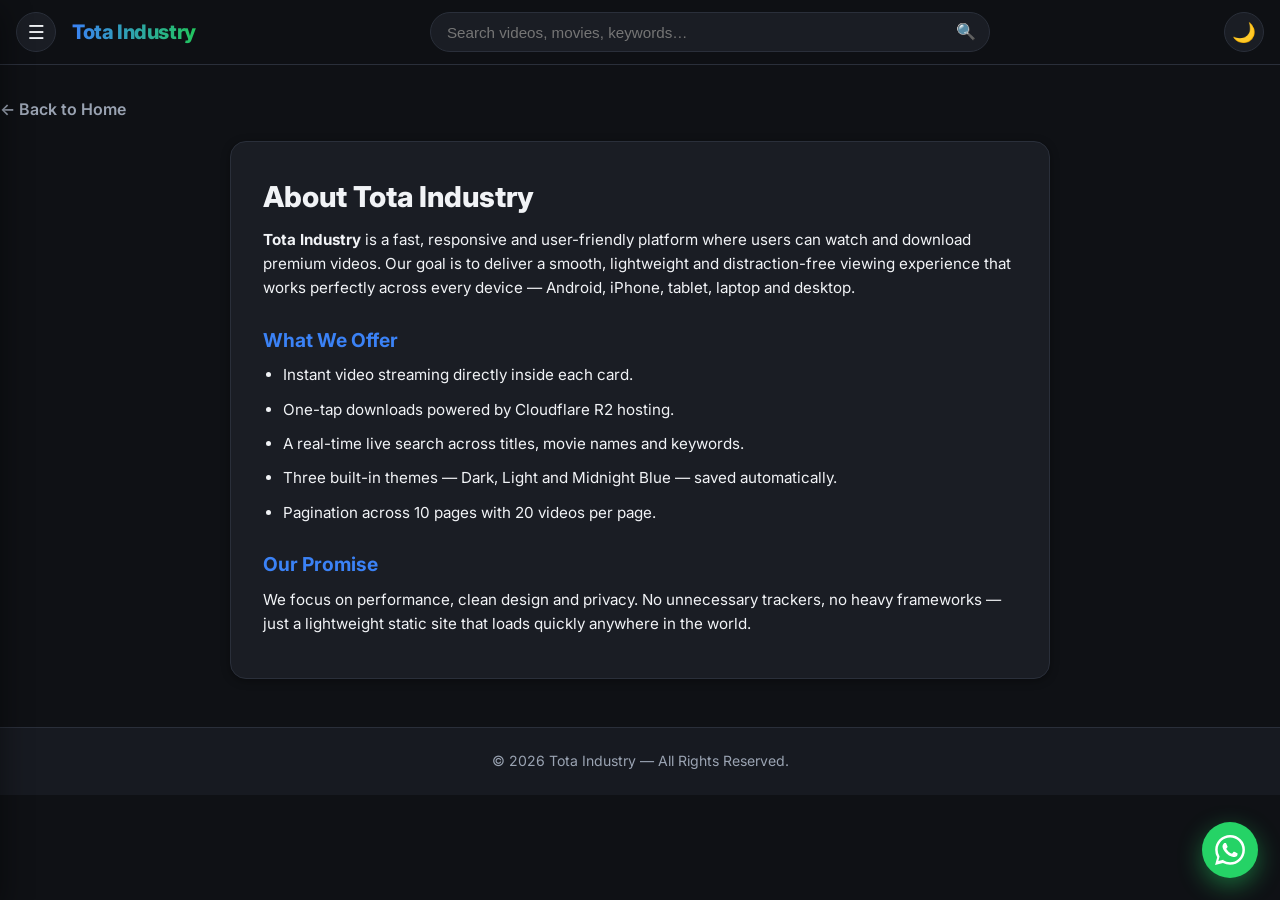
<file: about.html>
<!DOCTYPE html>
<html lang="en" data-theme="dark">
<head>
  <meta charset="UTF-8">
  <meta name="viewport" content="width=device-width, initial-scale=1.0">
  <title>About — Tota Industry</title>
  <meta name="description" content="Learn about Tota Industry — a fast, responsive and user-friendly platform where users can watch and download premium videos.">
  <meta name="robots" content="index, follow">
  <meta property="og:type" content="website">
  <meta property="og:title" content="About — Tota Industry">
  <meta property="og:description" content="A fast, responsive platform to watch and download premium videos.">
  <link rel="icon" href="favicon.ico" type="image/x-icon">
  <link rel="preconnect" href="https://fonts.googleapis.com">
  <link rel="preconnect" href="https://fonts.gstatic.com" crossorigin>
  <link href="https://fonts.googleapis.com/css2?family=Inter:wght@400;600;700;800&display=swap" rel="stylesheet">
  <link rel="stylesheet" href="css/style.css">
  <link rel="stylesheet" href="css/responsive.css">
</head>
<body>
  <header class="site-header">
    <div class="container header-inner">
      <button class="icon-btn" id="menuBtn" aria-label="Open menu">☰</button>
      <a href="index.html" class="brand" data-brand>Tota Industry</a>
      <div class="search-wrap">
        <input type="search" id="searchInput" placeholder="Search videos, movies, keywords…" autocomplete="off" aria-label="Search videos">
        <span class="search-icon">🔍</span>
        <div class="search-results" id="searchResults" role="listbox"></div>
      </div>
      <div class="header-actions">
        <button class="icon-btn" id="themeSwitcher" aria-label="Switch theme">🌙</button>
      </div>
    </div>
  </header>

  <div class="sidebar-overlay" id="sidebarOverlay"></div>
  <aside class="sidebar" id="sidebar" aria-label="Main menu">
    <div class="sidebar-brand" data-brand>Tota Industry</div>
    <nav>
      <a href="index.html"><span class="ic">🏠</span> Home</a>
      <a href="https://whatsapp.com/channel/0029Vb8DBYAAYlUApvrzuZ3W" data-whatsapp target="_blank" rel="noopener"><span class="ic">💬</span> WhatsApp Channel</a>
      <a href="#" data-telegram target="_blank" rel="noopener"><span class="ic">✈️</span> Telegram</a>
      <a href="#" data-instagram target="_blank" rel="noopener"><span class="ic">📷</span> Instagram</a>
      <a href="about.html"><span class="ic">ℹ️</span> About</a>
      <a href="privacy.html"><span class="ic">🔒</span> Privacy Policy</a>
    </nav>
  </aside>

  <main class="container page-main">
    <a href="index.html" class="back-link">← Back to Home</a>
    <article class="page-card">
      <h1>About Tota Industry</h1>
      <p>
        <strong data-brand>Tota Industry</strong> is a fast, responsive and user-friendly platform where users can
        watch and download premium videos. Our goal is to deliver a smooth, lightweight and
        distraction-free viewing experience that works perfectly across every device — Android,
        iPhone, tablet, laptop and desktop.
      </p>
      <h2>What We Offer</h2>
      <ul>
        <li>Instant video streaming directly inside each card.</li>
        <li>One-tap downloads powered by Cloudflare R2 hosting.</li>
        <li>A real-time live search across titles, movie names and keywords.</li>
        <li>Three built-in themes — Dark, Light and Midnight Blue — saved automatically.</li>
        <li>Pagination across 10 pages with 20 videos per page.</li>
      </ul>
      <h2>Our Promise</h2>
      <p>
        We focus on performance, clean design and privacy. No unnecessary trackers, no heavy
        frameworks — just a lightweight static site that loads quickly anywhere in the world.
      </p>
    </article>
  </main>

  <footer class="site-footer">
    <div class="container">© <span id="year">2026</span> Tota Industry — All Rights Reserved.</div>
  </footer>

  <a class="fab-whatsapp" href="https://whatsapp.com/channel/0029Vb8DBYAAYlUApvrzuZ3W" data-whatsapp target="_blank" rel="noopener" aria-label="Follow on WhatsApp">
    <svg viewBox="0 0 24 24" aria-hidden="true"><path d="M.057 24l1.687-6.163a11.867 11.867 0 01-1.587-5.946C.16 5.335 5.495 0 12.05 0a11.817 11.817 0 018.413 3.488 11.824 11.824 0 013.48 8.414c-.003 6.557-5.338 11.892-11.893 11.892a11.9 11.9 0 01-5.688-1.448L.057 24zm6.597-3.807c1.676.995 3.276 1.591 5.392 1.592 5.448 0 9.886-4.434 9.889-9.885.002-5.462-4.415-9.89-9.881-9.892-5.452 0-9.887 4.434-9.889 9.884a9.86 9.86 0 001.51 5.26l-.999 3.648 3.978-1.043zm11.387-5.464c-.074-.124-.272-.198-.57-.347-.297-.149-1.758-.868-2.031-.967-.272-.099-.47-.149-.669.149-.198.297-.768.967-.941 1.165-.173.198-.347.223-.644.074-.297-.149-1.255-.462-2.39-1.475-.883-.788-1.48-1.761-1.653-2.059-.173-.297-.018-.458.13-.606.134-.133.297-.347.446-.521.151-.172.2-.296.3-.495.099-.198.05-.372-.025-.521-.075-.148-.669-1.611-.916-2.206-.242-.579-.487-.501-.669-.51l-.57-.01c-.198 0-.52.074-.792.372s-1.04 1.016-1.04 2.479 1.065 2.876 1.213 3.074c.149.198 2.096 3.2 5.077 4.487.709.306 1.262.489 1.694.626.712.226 1.36.194 1.872.118.571-.085 1.758-.719 2.006-1.413.248-.695.248-1.29.173-1.414z"/></svg>
  </a>

  <script src="js/config.js"></script>
  <script src="js/videos.js"></script>
  <script src="js/main.js"></script>
  <script src="js/search.js"></script>
</body>
</html>
</file>
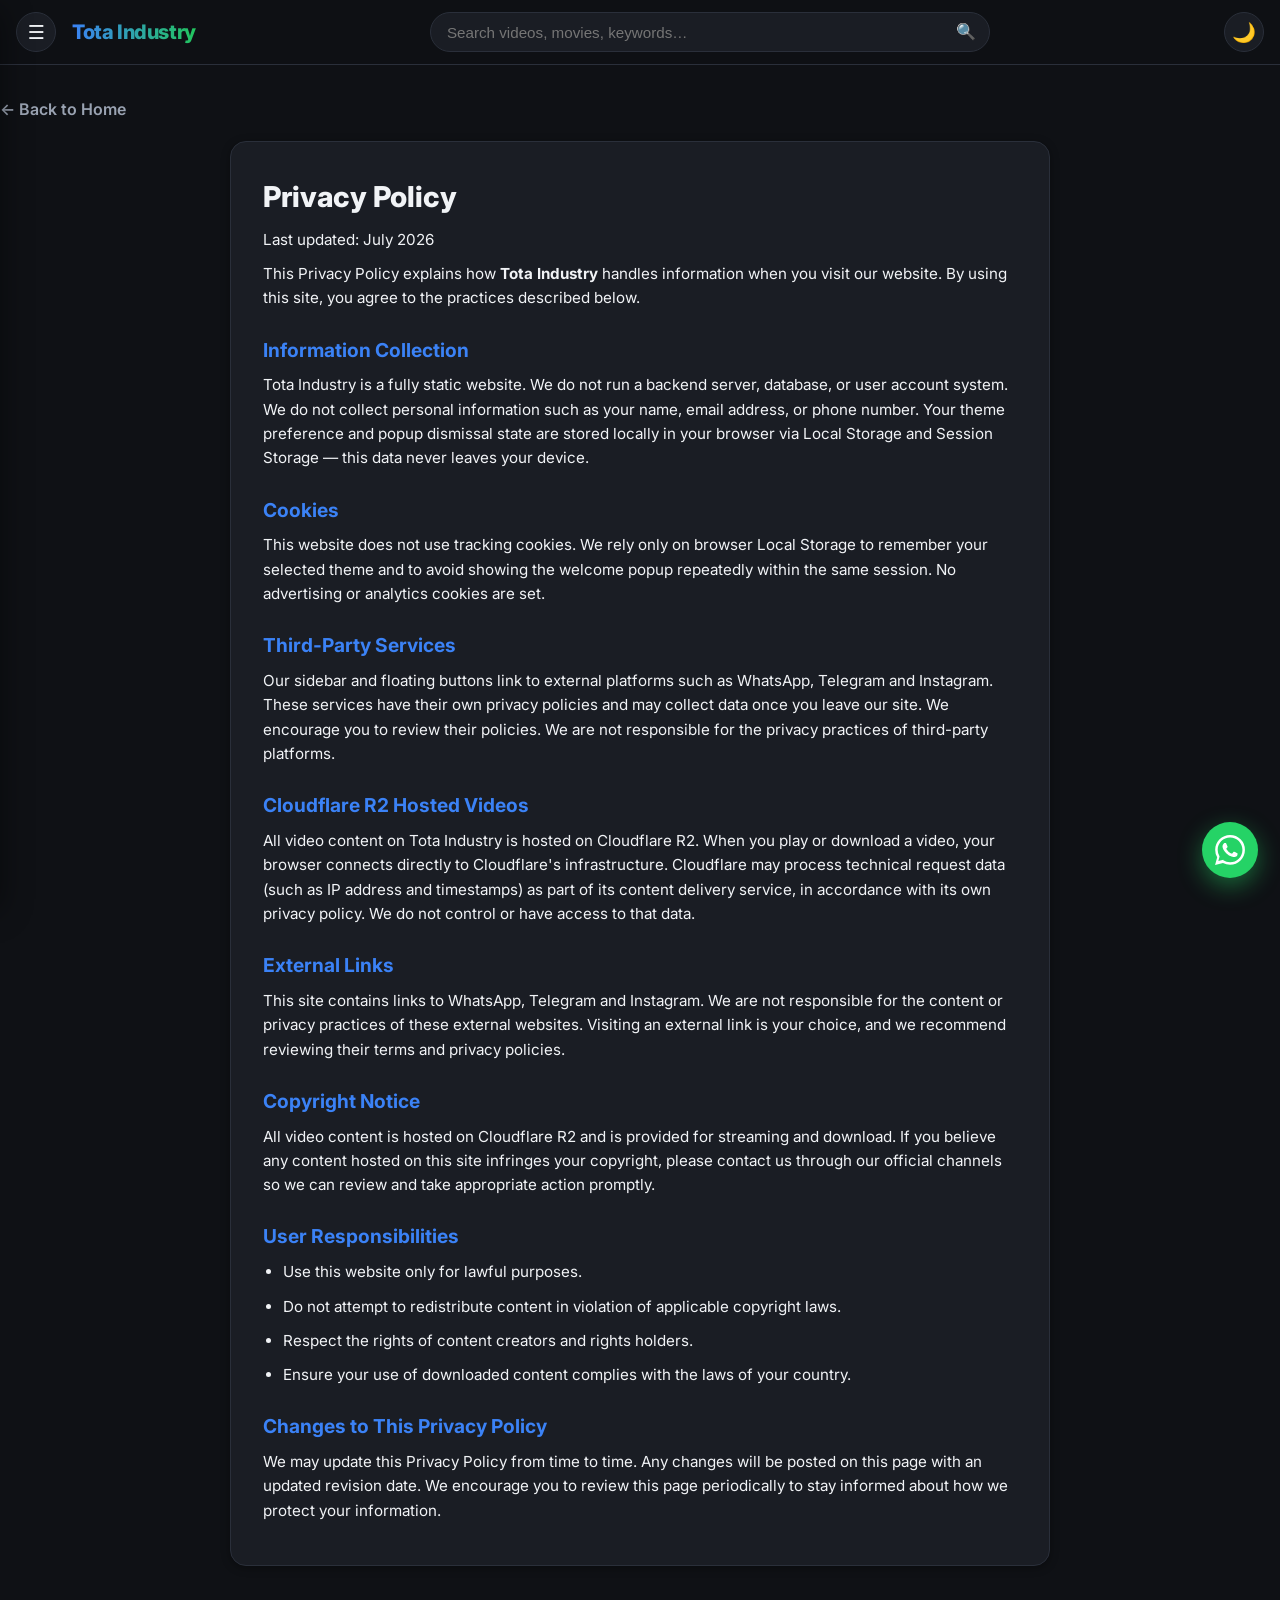
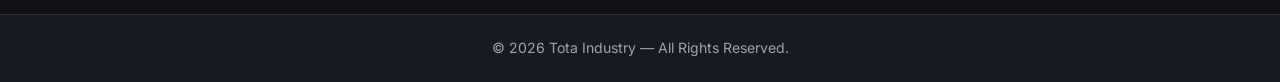
<file: privacy.html>
<!DOCTYPE html>
<html lang="en" data-theme="dark">
<head>
  <meta charset="UTF-8">
  <meta name="viewport" content="width=device-width, initial-scale=1.0">
  <title>Privacy Policy — Tota Industry</title>
  <meta name="description" content="Privacy Policy for Tota Industry — information collection, cookies, third-party services, Cloudflare R2 hosted videos, and user responsibilities.">
  <meta name="robots" content="index, follow">
  <meta property="og:type" content="website">
  <meta property="og:title" content="Privacy Policy — Tota Industry">
  <meta property="og:description" content="How Tota Industry handles your information.">
  <link rel="icon" href="favicon.ico" type="image/x-icon">
  <link rel="preconnect" href="https://fonts.googleapis.com">
  <link rel="preconnect" href="https://fonts.gstatic.com" crossorigin>
  <link href="https://fonts.googleapis.com/css2?family=Inter:wght@400;600;700;800&display=swap" rel="stylesheet">
  <link rel="stylesheet" href="css/style.css">
  <link rel="stylesheet" href="css/responsive.css">
</head>
<body>
  <header class="site-header">
    <div class="container header-inner">
      <button class="icon-btn" id="menuBtn" aria-label="Open menu">☰</button>
      <a href="index.html" class="brand" data-brand>Tota Industry</a>
      <div class="search-wrap">
        <input type="search" id="searchInput" placeholder="Search videos, movies, keywords…" autocomplete="off" aria-label="Search videos">
        <span class="search-icon">🔍</span>
        <div class="search-results" id="searchResults" role="listbox"></div>
      </div>
      <div class="header-actions">
        <button class="icon-btn" id="themeSwitcher" aria-label="Switch theme">🌙</button>
      </div>
    </div>
  </header>

  <div class="sidebar-overlay" id="sidebarOverlay"></div>
  <aside class="sidebar" id="sidebar" aria-label="Main menu">
    <div class="sidebar-brand" data-brand>Tota Industry</div>
    <nav>
      <a href="index.html"><span class="ic">🏠</span> Home</a>
      <a href="#" data-whatsapp target="_blank" rel="noopener"><span class="ic">💬</span> WhatsApp Channel</a>
      <a href="#" data-telegram target="_blank" rel="noopener"><span class="ic">✈️</span> Telegram</a>
      <a href="#" data-instagram target="_blank" rel="noopener"><span class="ic">📷</span> Instagram</a>
      <a href="about.html"><span class="ic">ℹ️</span> About</a>
      <a href="privacy.html"><span class="ic">🔒</span> Privacy Policy</a>
    </nav>
  </aside>

  <main class="container page-main">
    <a href="index.html" class="back-link">← Back to Home</a>
    <article class="page-card">
      <h1>Privacy Policy</h1>
      <p>Last updated: July 2026</p>
      <p>This Privacy Policy explains how <strong data-brand>Tota Industry</strong> handles information when you visit our website. By using this site, you agree to the practices described below.</p>

      <h2>Information Collection</h2>
      <p>Tota Industry is a fully static website. We do not run a backend server, database, or user account system. We do not collect personal information such as your name, email address, or phone number. Your theme preference and popup dismissal state are stored locally in your browser via Local Storage and Session Storage — this data never leaves your device.</p>

      <h2>Cookies</h2>
      <p>This website does not use tracking cookies. We rely only on browser Local Storage to remember your selected theme and to avoid showing the welcome popup repeatedly within the same session. No advertising or analytics cookies are set.</p>

      <h2>Third-Party Services</h2>
      <p>Our sidebar and floating buttons link to external platforms such as WhatsApp, Telegram and Instagram. These services have their own privacy policies and may collect data once you leave our site. We encourage you to review their policies. We are not responsible for the privacy practices of third-party platforms.</p>

      <h2>Cloudflare R2 Hosted Videos</h2>
      <p>All video content on Tota Industry is hosted on Cloudflare R2. When you play or download a video, your browser connects directly to Cloudflare's infrastructure. Cloudflare may process technical request data (such as IP address and timestamps) as part of its content delivery service, in accordance with its own privacy policy. We do not control or have access to that data.</p>

      <h2>External Links</h2>
      <p>This site contains links to WhatsApp, Telegram and Instagram. We are not responsible for the content or privacy practices of these external websites. Visiting an external link is your choice, and we recommend reviewing their terms and privacy policies.</p>

      <h2>Copyright Notice</h2>
      <p>All video content is hosted on Cloudflare R2 and is provided for streaming and download. If you believe any content hosted on this site infringes your copyright, please contact us through our official channels so we can review and take appropriate action promptly.</p>

      <h2>User Responsibilities</h2>
      <ul>
        <li>Use this website only for lawful purposes.</li>
        <li>Do not attempt to redistribute content in violation of applicable copyright laws.</li>
        <li>Respect the rights of content creators and rights holders.</li>
        <li>Ensure your use of downloaded content complies with the laws of your country.</li>
      </ul>

      <h2>Changes to This Privacy Policy</h2>
      <p>We may update this Privacy Policy from time to time. Any changes will be posted on this page with an updated revision date. We encourage you to review this page periodically to stay informed about how we protect your information.</p>
    </article>
  </main>

  <footer class="site-footer">
    <div class="container">© <span id="year">2026</span> Tota Industry — All Rights Reserved.</div>
  </footer>

  <a class="fab-whatsapp" href="#" data-whatsapp target="_blank" rel="noopener" aria-label="Follow on WhatsApp">
    <svg viewBox="0 0 24 24" aria-hidden="true"><path d="M.057 24l1.687-6.163a11.867 11.867 0 01-1.587-5.946C.16 5.335 5.495 0 12.05 0a11.817 11.817 0 018.413 3.488 11.824 11.824 0 013.48 8.414c-.003 6.557-5.338 11.892-11.893 11.892a11.9 11.9 0 01-5.688-1.448L.057 24zm6.597-3.807c1.676.995 3.276 1.591 5.392 1.592 5.448 0 9.886-4.434 9.889-9.885.002-5.462-4.415-9.89-9.881-9.892-5.452 0-9.887 4.434-9.889 9.884a9.86 9.86 0 001.51 5.26l-.999 3.648 3.978-1.043zm11.387-5.464c-.074-.124-.272-.198-.57-.347-.297-.149-1.758-.868-2.031-.967-.272-.099-.47-.149-.669.149-.198.297-.768.967-.941 1.165-.173.198-.347.223-.644.074-.297-.149-1.255-.462-2.39-1.475-.883-.788-1.48-1.761-1.653-2.059-.173-.297-.018-.458.13-.606.134-.133.297-.347.446-.521.151-.172.2-.296.3-.495.099-.198.05-.372-.025-.521-.075-.148-.669-1.611-.916-2.206-.242-.579-.487-.501-.669-.51l-.57-.01c-.198 0-.52.074-.792.372s-1.04 1.016-1.04 2.479 1.065 2.876 1.213 3.074c.149.198 2.096 3.2 5.077 4.487.709.306 1.262.489 1.694.626.712.226 1.36.194 1.872.118.571-.085 1.758-.719 2.006-1.413.248-.695.248-1.29.173-1.414z"/></svg>
  </a>

  <script src="js/config.js"></script>
  <script src="js/videos.js"></script>
  <script src="js/main.js"></script>
  <script src="js/search.js"></script>
</body>
</html>
</file>
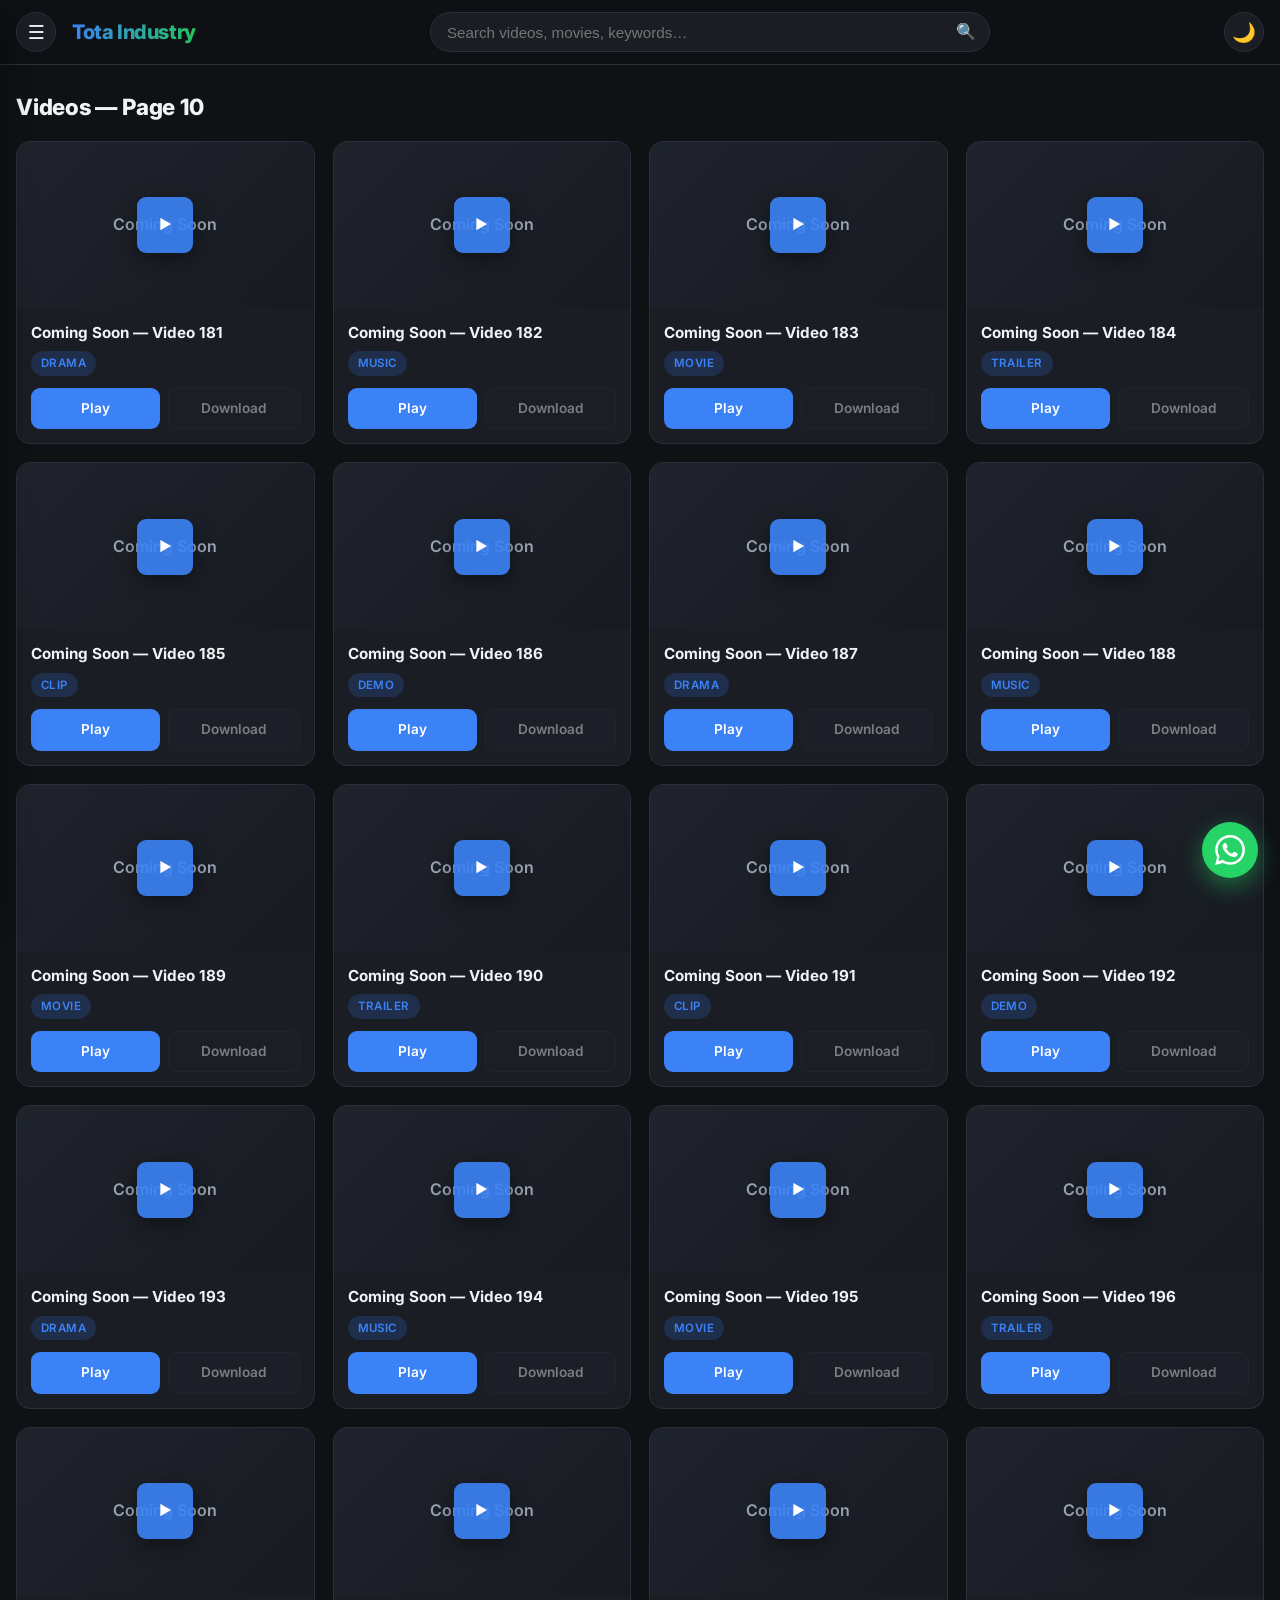
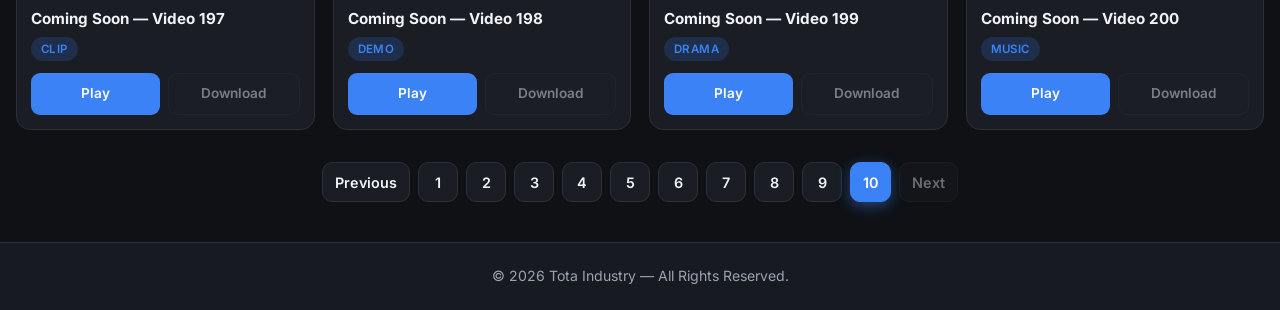
<file: pages/page10.html>
<!DOCTYPE html>
<html lang="en" data-theme="dark">
<head>
  <meta charset="UTF-8">
  <meta name="viewport" content="width=device-width, initial-scale=1.0">
  <title>Page 10 — Tota Industry</title>
  <meta name="description" content="Tota Industry — Watch and download premium videos. Page 10 of our video catalogue.">
  <meta name="robots" content="index, follow">
  <meta property="og:type" content="website">
  <meta property="og:title" content="Page 10 — Tota Industry">
  <meta property="og:description" content="Watch and download premium videos on Tota Industry.">
  <link rel="icon" href="../favicon.ico" type="image/x-icon">
  <link rel="preconnect" href="https://fonts.googleapis.com">
  <link rel="preconnect" href="https://fonts.gstatic.com" crossorigin>
  <link href="https://fonts.googleapis.com/css2?family=Inter:wght@400;600;700;800&display=swap" rel="stylesheet">
  <link rel="stylesheet" href="../css/style.css">
  <link rel="stylesheet" href="../css/responsive.css">
</head>
<body>
  <header class="site-header">
    <div class="container header-inner">
      <button class="icon-btn" id="menuBtn" aria-label="Open menu">☰</button>
      <a href="../index.html" class="brand" data-brand>Tota Industry</a>
      <div class="search-wrap">
        <input type="search" id="searchInput" placeholder="Search videos, movies, keywords…" autocomplete="off" aria-label="Search videos">
        <span class="search-icon">🔍</span>
        <div class="search-results" id="searchResults" role="listbox"></div>
      </div>
      <div class="header-actions">
        <button class="icon-btn" id="themeSwitcher" aria-label="Switch theme">🌙</button>
      </div>
    </div>
  </header>

  <div class="sidebar-overlay" id="sidebarOverlay"></div>
  <aside class="sidebar" id="sidebar" aria-label="Main menu">
    <div class="sidebar-brand" data-brand>Tota Industry</div>
    <nav>
      <a href="../index.html"><span class="ic">🏠</span> Home</a>
      <a href="#" data-whatsapp target="_blank" rel="noopener"><span class="ic">💬</span> WhatsApp Channel</a>
      <a href="#" data-telegram target="_blank" rel="noopener"><span class="ic">✈️</span> Telegram</a>
      <a href="#" data-instagram target="_blank" rel="noopener"><span class="ic">📷</span> Instagram</a>
      <a href="../about.html"><span class="ic">ℹ️</span> About</a>
      <a href="../privacy.html"><span class="ic">🔒</span> Privacy Policy</a>
    </nav>
  </aside>

  <main class="container">
    <h1 class="section-title">Videos — Page 10</h1>
    <section class="video-grid" id="videoGrid" aria-label="Videos"></section>
    <nav class="pagination" id="pagination" aria-label="Pagination"></nav>
  </main>

  <footer class="site-footer">
    <div class="container">© <span id="year">2026</span> Tota Industry — All Rights Reserved.</div>
  </footer>

  <a class="fab-whatsapp" href="#" data-whatsapp target="_blank" rel="noopener" aria-label="Follow on WhatsApp">
    <svg viewBox="0 0 24 24" aria-hidden="true"><path d="M.057 24l1.687-6.163a11.867 11.867 0 01-1.587-5.946C.16 5.335 5.495 0 12.05 0a11.817 11.817 0 018.413 3.488 11.824 11.824 0 013.48 8.414c-.003 6.557-5.338 11.892-11.893 11.892a11.9 11.9 0 01-5.688-1.448L.057 24zm6.597-3.807c1.676.995 3.276 1.591 5.392 1.592 5.448 0 9.886-4.434 9.889-9.885.002-5.462-4.415-9.89-9.881-9.892-5.452 0-9.887 4.434-9.889 9.884a9.86 9.86 0 001.51 5.26l-.999 3.648 3.978-1.043zm11.387-5.464c-.074-.124-.272-.198-.57-.347-.297-.149-1.758-.868-2.031-.967-.272-.099-.47-.149-.669.149-.198.297-.768.967-.941 1.165-.173.198-.347.223-.644.074-.297-.149-1.255-.462-2.39-1.475-.883-.788-1.48-1.761-1.653-2.059-.173-.297-.018-.458.13-.606.134-.133.297-.347.446-.521.151-.172.2-.296.3-.495.099-.198.05-.372-.025-.521-.075-.148-.669-1.611-.916-2.206-.242-.579-.487-.501-.669-.51l-.57-.01c-.198 0-.52.074-.792.372s-1.04 1.016-1.04 2.479 1.065 2.876 1.213 3.074c.149.198 2.096 3.2 5.077 4.487.709.306 1.262.489 1.694.626.712.226 1.36.194 1.872.118.571-.085 1.758-.719 2.006-1.413.248-.695.248-1.29.173-1.414z"/></svg>
  </a>

  <script src="../js/config.js"></script>
  <script src="../js/videos.js"></script>
  <script src="../js/main.js"></script>
  <script src="../js/search.js"></script>
  <script src="../js/pagination.js"></script>
</body>
</html>
</file>
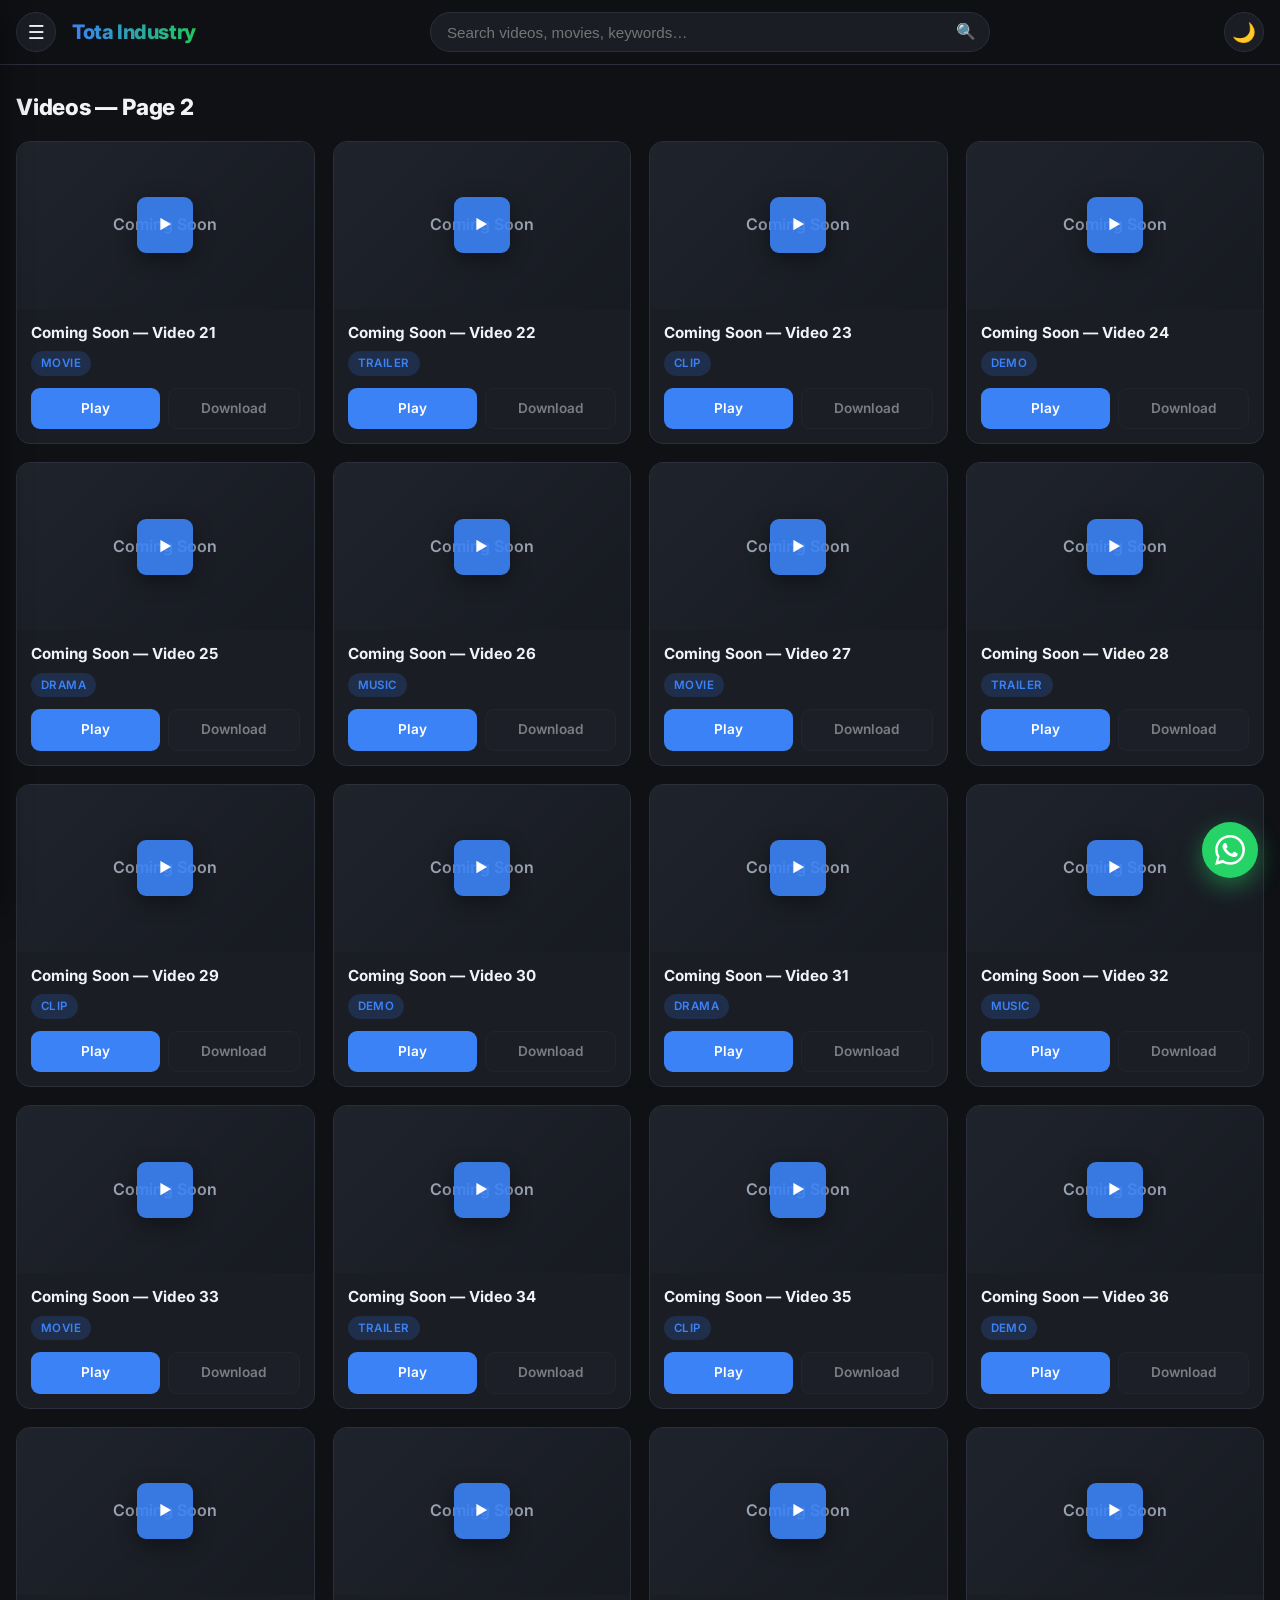
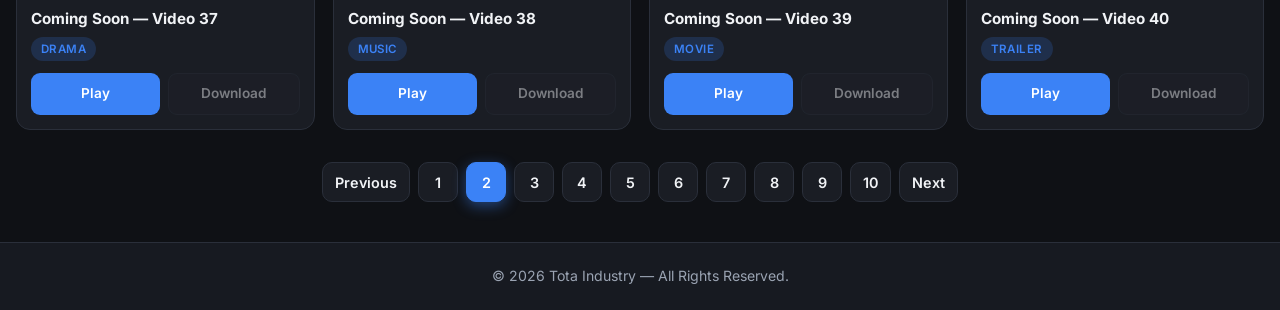
<file: pages/page2.html>
<!DOCTYPE html>
<html lang="en" data-theme="dark">
<head>
  <meta charset="UTF-8">
  <meta name="viewport" content="width=device-width, initial-scale=1.0">
  <title>Page 2 — Tota Industry</title>
  <meta name="description" content="Tota Industry — Watch and download premium videos. Page 2 of our video catalogue.">
  <meta name="robots" content="index, follow">
  <meta property="og:type" content="website">
  <meta property="og:title" content="Page 2 — Tota Industry">
  <meta property="og:description" content="Watch and download premium videos on Tota Industry.">
  <link rel="icon" href="../favicon.ico" type="image/x-icon">
  <link rel="preconnect" href="https://fonts.googleapis.com">
  <link rel="preconnect" href="https://fonts.gstatic.com" crossorigin>
  <link href="https://fonts.googleapis.com/css2?family=Inter:wght@400;600;700;800&display=swap" rel="stylesheet">
  <link rel="stylesheet" href="../css/style.css">
  <link rel="stylesheet" href="../css/responsive.css">
</head>
<body>
  <header class="site-header">
    <div class="container header-inner">
      <button class="icon-btn" id="menuBtn" aria-label="Open menu">☰</button>
      <a href="../index.html" class="brand" data-brand>Tota Industry</a>
      <div class="search-wrap">
        <input type="search" id="searchInput" placeholder="Search videos, movies, keywords…" autocomplete="off" aria-label="Search videos">
        <span class="search-icon">🔍</span>
        <div class="search-results" id="searchResults" role="listbox"></div>
      </div>
      <div class="header-actions">
        <button class="icon-btn" id="themeSwitcher" aria-label="Switch theme">🌙</button>
      </div>
    </div>
  </header>

  <div class="sidebar-overlay" id="sidebarOverlay"></div>
  <aside class="sidebar" id="sidebar" aria-label="Main menu">
    <div class="sidebar-brand" data-brand>Tota Industry</div>
    <nav>
      <a href="../index.html"><span class="ic">🏠</span> Home</a>
      <a href="#" data-whatsapp target="_blank" rel="noopener"><span class="ic">💬</span> WhatsApp Channel</a>
      <a href="#" data-telegram target="_blank" rel="noopener"><span class="ic">✈️</span> Telegram</a>
      <a href="#" data-instagram target="_blank" rel="noopener"><span class="ic">📷</span> Instagram</a>
      <a href="../about.html"><span class="ic">ℹ️</span> About</a>
      <a href="../privacy.html"><span class="ic">🔒</span> Privacy Policy</a>
    </nav>
  </aside>

  <main class="container">
    <h1 class="section-title">Videos — Page 2</h1>
    <section class="video-grid" id="videoGrid" aria-label="Videos"></section>
    <nav class="pagination" id="pagination" aria-label="Pagination"></nav>
  </main>

  <footer class="site-footer">
    <div class="container">© <span id="year">2026</span> Tota Industry — All Rights Reserved.</div>
  </footer>

  <a class="fab-whatsapp" href="#" data-whatsapp target="_blank" rel="noopener" aria-label="Follow on WhatsApp">
    <svg viewBox="0 0 24 24" aria-hidden="true"><path d="M.057 24l1.687-6.163a11.867 11.867 0 01-1.587-5.946C.16 5.335 5.495 0 12.05 0a11.817 11.817 0 018.413 3.488 11.824 11.824 0 013.48 8.414c-.003 6.557-5.338 11.892-11.893 11.892a11.9 11.9 0 01-5.688-1.448L.057 24zm6.597-3.807c1.676.995 3.276 1.591 5.392 1.592 5.448 0 9.886-4.434 9.889-9.885.002-5.462-4.415-9.89-9.881-9.892-5.452 0-9.887 4.434-9.889 9.884a9.86 9.86 0 001.51 5.26l-.999 3.648 3.978-1.043zm11.387-5.464c-.074-.124-.272-.198-.57-.347-.297-.149-1.758-.868-2.031-.967-.272-.099-.47-.149-.669.149-.198.297-.768.967-.941 1.165-.173.198-.347.223-.644.074-.297-.149-1.255-.462-2.39-1.475-.883-.788-1.48-1.761-1.653-2.059-.173-.297-.018-.458.13-.606.134-.133.297-.347.446-.521.151-.172.2-.296.3-.495.099-.198.05-.372-.025-.521-.075-.148-.669-1.611-.916-2.206-.242-.579-.487-.501-.669-.51l-.57-.01c-.198 0-.52.074-.792.372s-1.04 1.016-1.04 2.479 1.065 2.876 1.213 3.074c.149.198 2.096 3.2 5.077 4.487.709.306 1.262.489 1.694.626.712.226 1.36.194 1.872.118.571-.085 1.758-.719 2.006-1.413.248-.695.248-1.29.173-1.414z"/></svg>
  </a>

  <script src="../js/config.js"></script>
  <script src="../js/videos.js"></script>
  <script src="../js/main.js"></script>
  <script src="../js/search.js"></script>
  <script src="../js/pagination.js"></script>
</body>
</html>
</file>
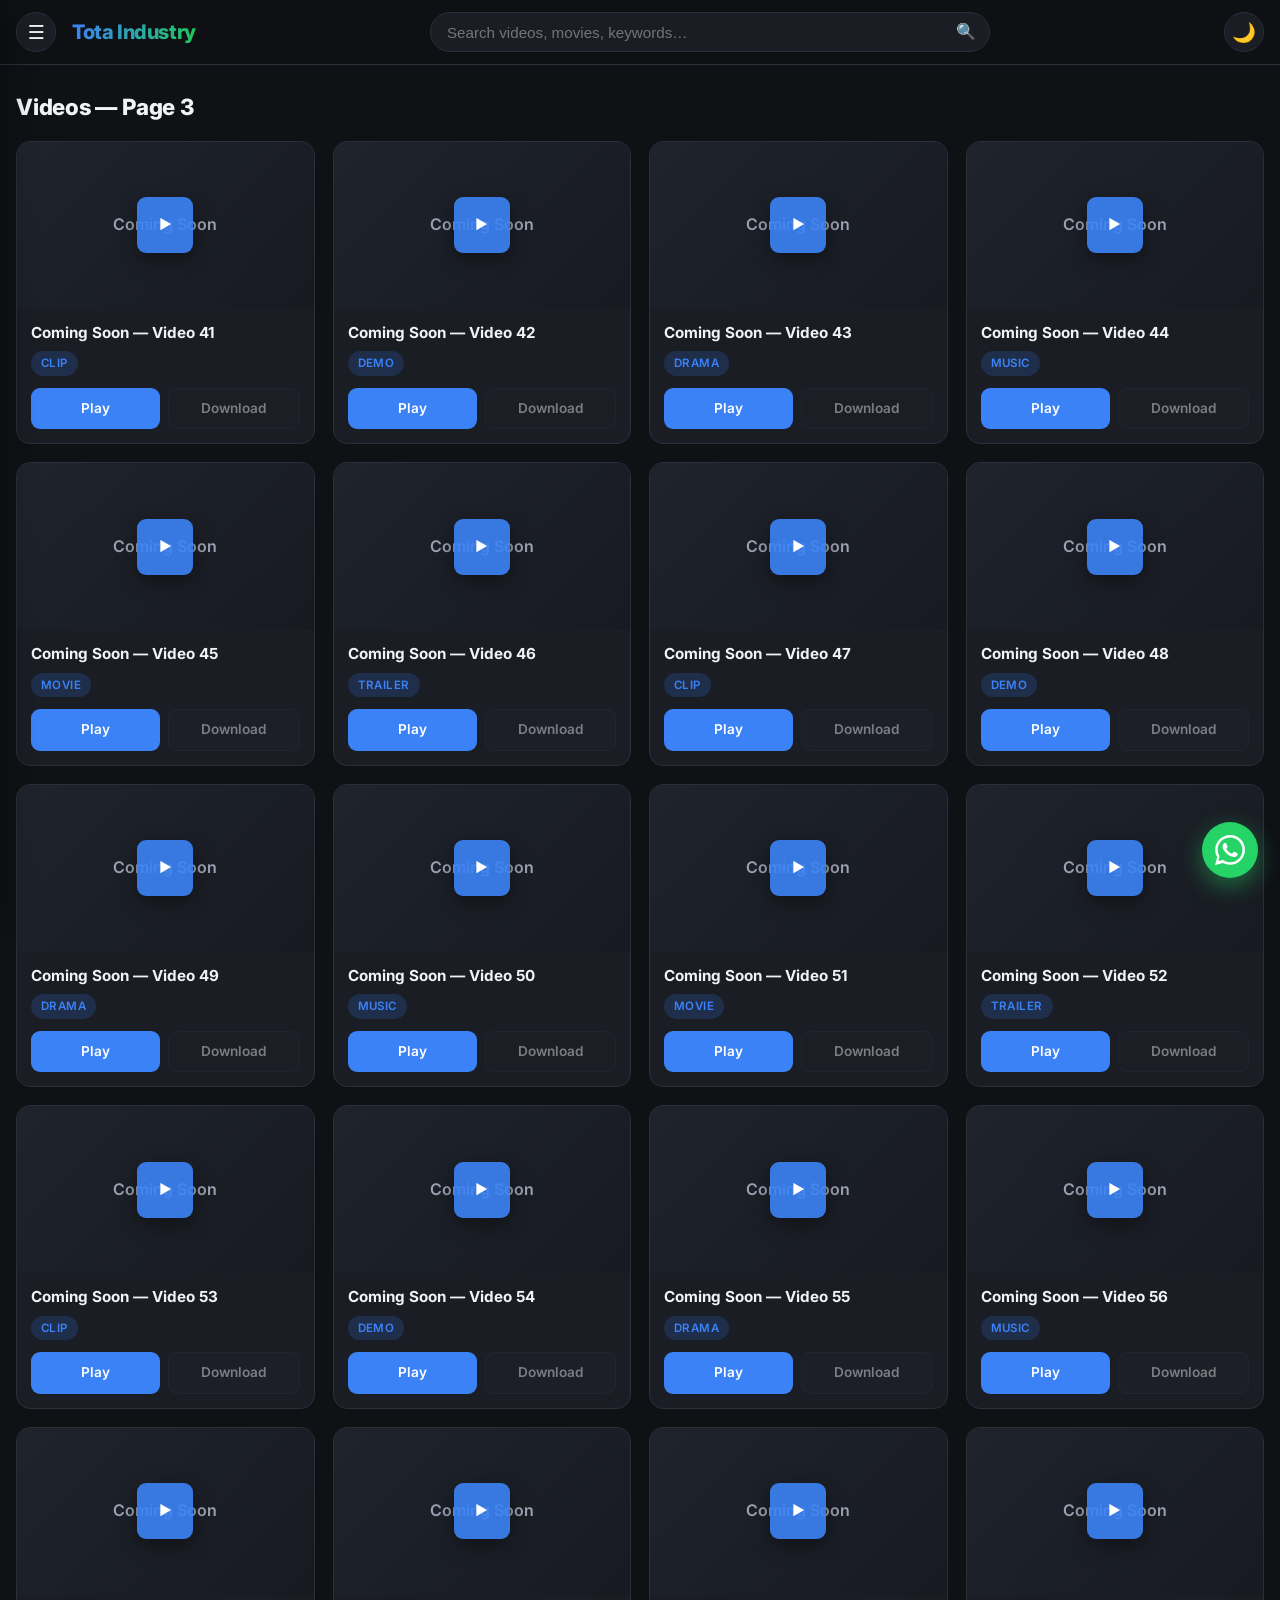
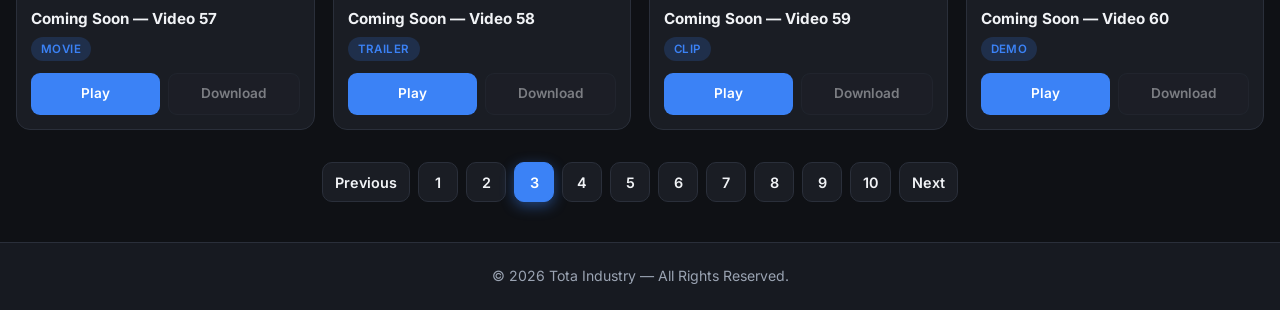
<file: pages/page3.html>
<!DOCTYPE html>
<html lang="en" data-theme="dark">
<head>
  <meta charset="UTF-8">
  <meta name="viewport" content="width=device-width, initial-scale=1.0">
  <title>Page 3 — Tota Industry</title>
  <meta name="description" content="Tota Industry — Watch and download premium videos. Page 3 of our video catalogue.">
  <meta name="robots" content="index, follow">
  <meta property="og:type" content="website">
  <meta property="og:title" content="Page 3 — Tota Industry">
  <meta property="og:description" content="Watch and download premium videos on Tota Industry.">
  <link rel="icon" href="../favicon.ico" type="image/x-icon">
  <link rel="preconnect" href="https://fonts.googleapis.com">
  <link rel="preconnect" href="https://fonts.gstatic.com" crossorigin>
  <link href="https://fonts.googleapis.com/css2?family=Inter:wght@400;600;700;800&display=swap" rel="stylesheet">
  <link rel="stylesheet" href="../css/style.css">
  <link rel="stylesheet" href="../css/responsive.css">
</head>
<body>
  <header class="site-header">
    <div class="container header-inner">
      <button class="icon-btn" id="menuBtn" aria-label="Open menu">☰</button>
      <a href="../index.html" class="brand" data-brand>Tota Industry</a>
      <div class="search-wrap">
        <input type="search" id="searchInput" placeholder="Search videos, movies, keywords…" autocomplete="off" aria-label="Search videos">
        <span class="search-icon">🔍</span>
        <div class="search-results" id="searchResults" role="listbox"></div>
      </div>
      <div class="header-actions">
        <button class="icon-btn" id="themeSwitcher" aria-label="Switch theme">🌙</button>
      </div>
    </div>
  </header>

  <div class="sidebar-overlay" id="sidebarOverlay"></div>
  <aside class="sidebar" id="sidebar" aria-label="Main menu">
    <div class="sidebar-brand" data-brand>Tota Industry</div>
    <nav>
      <a href="../index.html"><span class="ic">🏠</span> Home</a>
      <a href="#" data-whatsapp target="_blank" rel="noopener"><span class="ic">💬</span> WhatsApp Channel</a>
      <a href="#" data-telegram target="_blank" rel="noopener"><span class="ic">✈️</span> Telegram</a>
      <a href="#" data-instagram target="_blank" rel="noopener"><span class="ic">📷</span> Instagram</a>
      <a href="../about.html"><span class="ic">ℹ️</span> About</a>
      <a href="../privacy.html"><span class="ic">🔒</span> Privacy Policy</a>
    </nav>
  </aside>

  <main class="container">
    <h1 class="section-title">Videos — Page 3</h1>
    <section class="video-grid" id="videoGrid" aria-label="Videos"></section>
    <nav class="pagination" id="pagination" aria-label="Pagination"></nav>
  </main>

  <footer class="site-footer">
    <div class="container">© <span id="year">2026</span> Tota Industry — All Rights Reserved.</div>
  </footer>

  <a class="fab-whatsapp" href="#" data-whatsapp target="_blank" rel="noopener" aria-label="Follow on WhatsApp">
    <svg viewBox="0 0 24 24" aria-hidden="true"><path d="M.057 24l1.687-6.163a11.867 11.867 0 01-1.587-5.946C.16 5.335 5.495 0 12.05 0a11.817 11.817 0 018.413 3.488 11.824 11.824 0 013.48 8.414c-.003 6.557-5.338 11.892-11.893 11.892a11.9 11.9 0 01-5.688-1.448L.057 24zm6.597-3.807c1.676.995 3.276 1.591 5.392 1.592 5.448 0 9.886-4.434 9.889-9.885.002-5.462-4.415-9.89-9.881-9.892-5.452 0-9.887 4.434-9.889 9.884a9.86 9.86 0 001.51 5.26l-.999 3.648 3.978-1.043zm11.387-5.464c-.074-.124-.272-.198-.57-.347-.297-.149-1.758-.868-2.031-.967-.272-.099-.47-.149-.669.149-.198.297-.768.967-.941 1.165-.173.198-.347.223-.644.074-.297-.149-1.255-.462-2.39-1.475-.883-.788-1.48-1.761-1.653-2.059-.173-.297-.018-.458.13-.606.134-.133.297-.347.446-.521.151-.172.2-.296.3-.495.099-.198.05-.372-.025-.521-.075-.148-.669-1.611-.916-2.206-.242-.579-.487-.501-.669-.51l-.57-.01c-.198 0-.52.074-.792.372s-1.04 1.016-1.04 2.479 1.065 2.876 1.213 3.074c.149.198 2.096 3.2 5.077 4.487.709.306 1.262.489 1.694.626.712.226 1.36.194 1.872.118.571-.085 1.758-.719 2.006-1.413.248-.695.248-1.29.173-1.414z"/></svg>
  </a>

  <script src="../js/config.js"></script>
  <script src="../js/videos.js"></script>
  <script src="../js/main.js"></script>
  <script src="../js/search.js"></script>
  <script src="../js/pagination.js"></script>
</body>
</html>
</file>
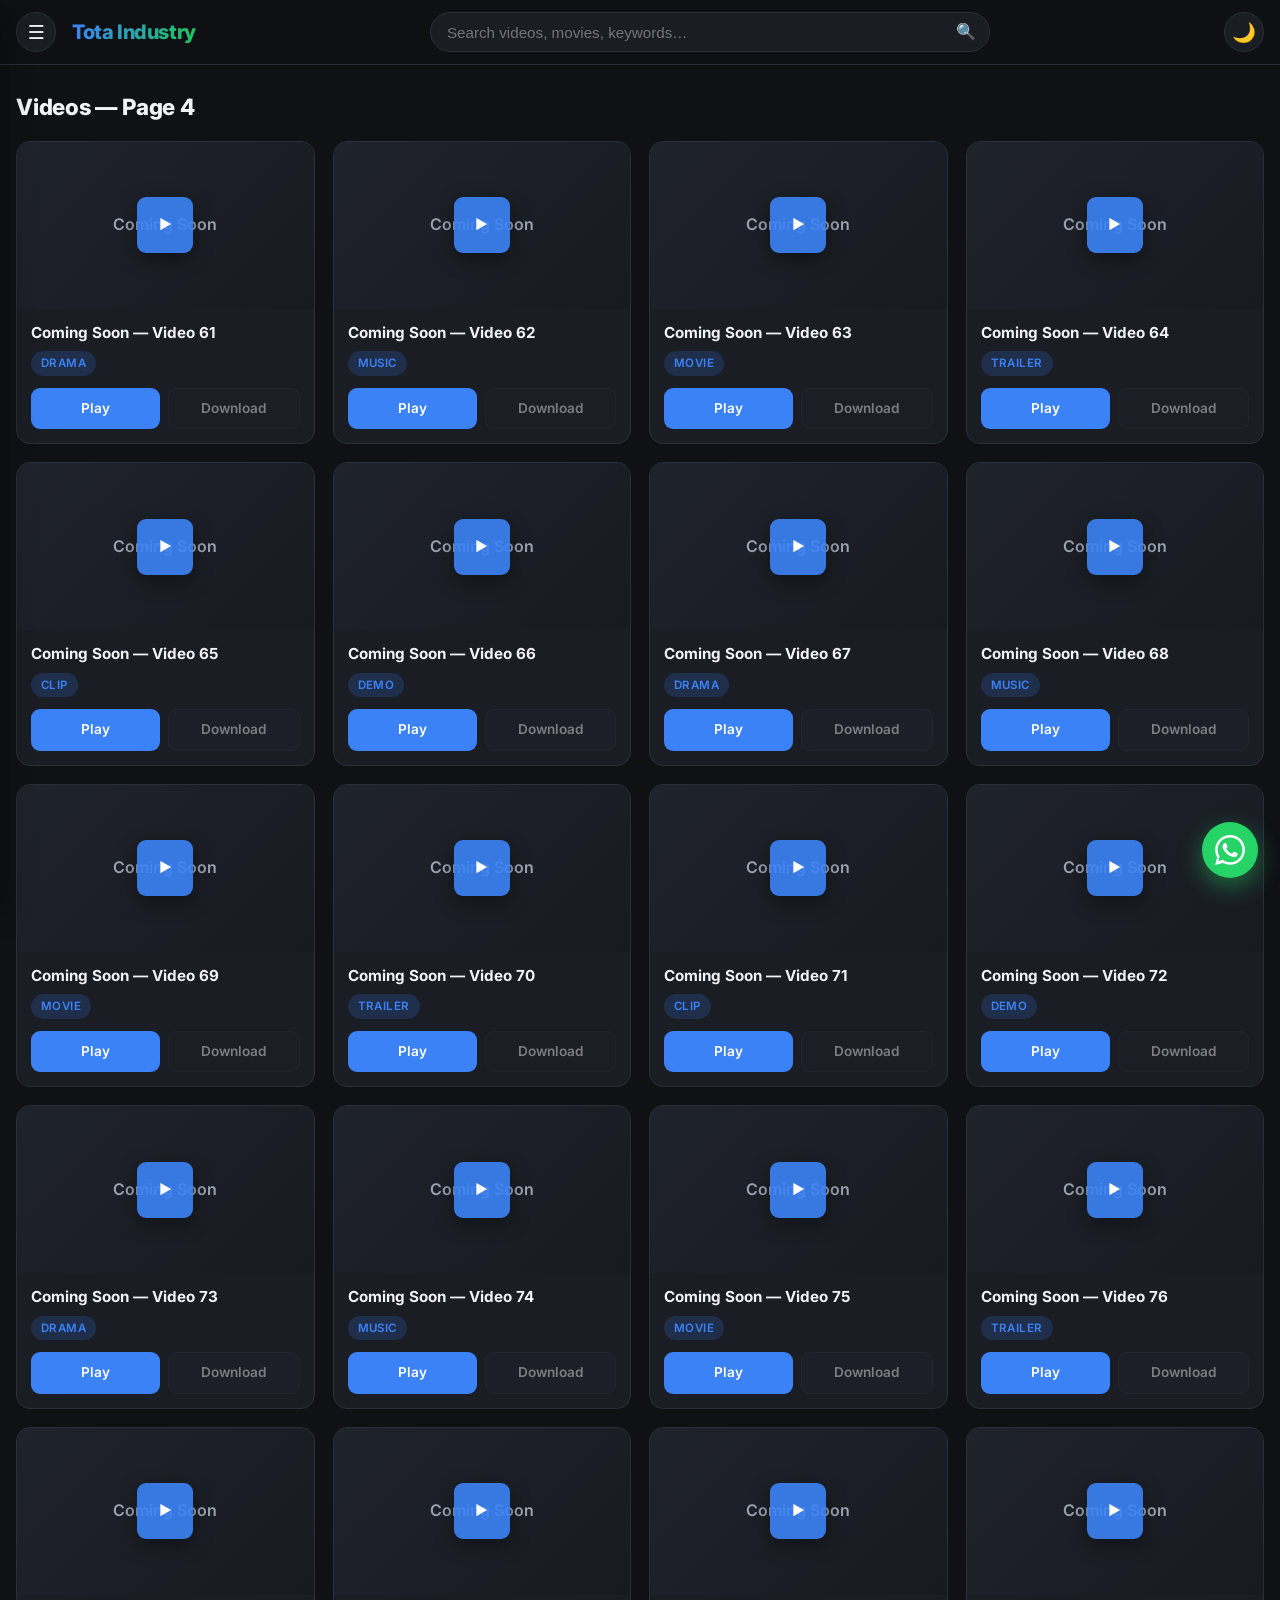
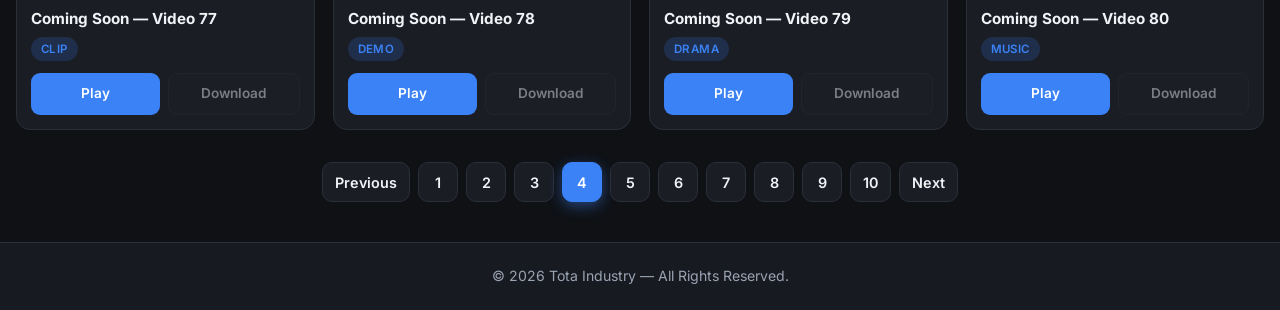
<file: pages/page4.html>
<!DOCTYPE html>
<html lang="en" data-theme="dark">
<head>
  <meta charset="UTF-8">
  <meta name="viewport" content="width=device-width, initial-scale=1.0">
  <title>Page 4 — Tota Industry</title>
  <meta name="description" content="Tota Industry — Watch and download premium videos. Page 4 of our video catalogue.">
  <meta name="robots" content="index, follow">
  <meta property="og:type" content="website">
  <meta property="og:title" content="Page 4 — Tota Industry">
  <meta property="og:description" content="Watch and download premium videos on Tota Industry.">
  <link rel="icon" href="../favicon.ico" type="image/x-icon">
  <link rel="preconnect" href="https://fonts.googleapis.com">
  <link rel="preconnect" href="https://fonts.gstatic.com" crossorigin>
  <link href="https://fonts.googleapis.com/css2?family=Inter:wght@400;600;700;800&display=swap" rel="stylesheet">
  <link rel="stylesheet" href="../css/style.css">
  <link rel="stylesheet" href="../css/responsive.css">
</head>
<body>
  <header class="site-header">
    <div class="container header-inner">
      <button class="icon-btn" id="menuBtn" aria-label="Open menu">☰</button>
      <a href="../index.html" class="brand" data-brand>Tota Industry</a>
      <div class="search-wrap">
        <input type="search" id="searchInput" placeholder="Search videos, movies, keywords…" autocomplete="off" aria-label="Search videos">
        <span class="search-icon">🔍</span>
        <div class="search-results" id="searchResults" role="listbox"></div>
      </div>
      <div class="header-actions">
        <button class="icon-btn" id="themeSwitcher" aria-label="Switch theme">🌙</button>
      </div>
    </div>
  </header>

  <div class="sidebar-overlay" id="sidebarOverlay"></div>
  <aside class="sidebar" id="sidebar" aria-label="Main menu">
    <div class="sidebar-brand" data-brand>Tota Industry</div>
    <nav>
      <a href="../index.html"><span class="ic">🏠</span> Home</a>
      <a href="#" data-whatsapp target="_blank" rel="noopener"><span class="ic">💬</span> WhatsApp Channel</a>
      <a href="#" data-telegram target="_blank" rel="noopener"><span class="ic">✈️</span> Telegram</a>
      <a href="#" data-instagram target="_blank" rel="noopener"><span class="ic">📷</span> Instagram</a>
      <a href="../about.html"><span class="ic">ℹ️</span> About</a>
      <a href="../privacy.html"><span class="ic">🔒</span> Privacy Policy</a>
    </nav>
  </aside>

  <main class="container">
    <h1 class="section-title">Videos — Page 4</h1>
    <section class="video-grid" id="videoGrid" aria-label="Videos"></section>
    <nav class="pagination" id="pagination" aria-label="Pagination"></nav>
  </main>

  <footer class="site-footer">
    <div class="container">© <span id="year">2026</span> Tota Industry — All Rights Reserved.</div>
  </footer>

  <a class="fab-whatsapp" href="#" data-whatsapp target="_blank" rel="noopener" aria-label="Follow on WhatsApp">
    <svg viewBox="0 0 24 24" aria-hidden="true"><path d="M.057 24l1.687-6.163a11.867 11.867 0 01-1.587-5.946C.16 5.335 5.495 0 12.05 0a11.817 11.817 0 018.413 3.488 11.824 11.824 0 013.48 8.414c-.003 6.557-5.338 11.892-11.893 11.892a11.9 11.9 0 01-5.688-1.448L.057 24zm6.597-3.807c1.676.995 3.276 1.591 5.392 1.592 5.448 0 9.886-4.434 9.889-9.885.002-5.462-4.415-9.89-9.881-9.892-5.452 0-9.887 4.434-9.889 9.884a9.86 9.86 0 001.51 5.26l-.999 3.648 3.978-1.043zm11.387-5.464c-.074-.124-.272-.198-.57-.347-.297-.149-1.758-.868-2.031-.967-.272-.099-.47-.149-.669.149-.198.297-.768.967-.941 1.165-.173.198-.347.223-.644.074-.297-.149-1.255-.462-2.39-1.475-.883-.788-1.48-1.761-1.653-2.059-.173-.297-.018-.458.13-.606.134-.133.297-.347.446-.521.151-.172.2-.296.3-.495.099-.198.05-.372-.025-.521-.075-.148-.669-1.611-.916-2.206-.242-.579-.487-.501-.669-.51l-.57-.01c-.198 0-.52.074-.792.372s-1.04 1.016-1.04 2.479 1.065 2.876 1.213 3.074c.149.198 2.096 3.2 5.077 4.487.709.306 1.262.489 1.694.626.712.226 1.36.194 1.872.118.571-.085 1.758-.719 2.006-1.413.248-.695.248-1.29.173-1.414z"/></svg>
  </a>

  <script src="../js/config.js"></script>
  <script src="../js/videos.js"></script>
  <script src="../js/main.js"></script>
  <script src="../js/search.js"></script>
  <script src="../js/pagination.js"></script>
</body>
</html>
</file>
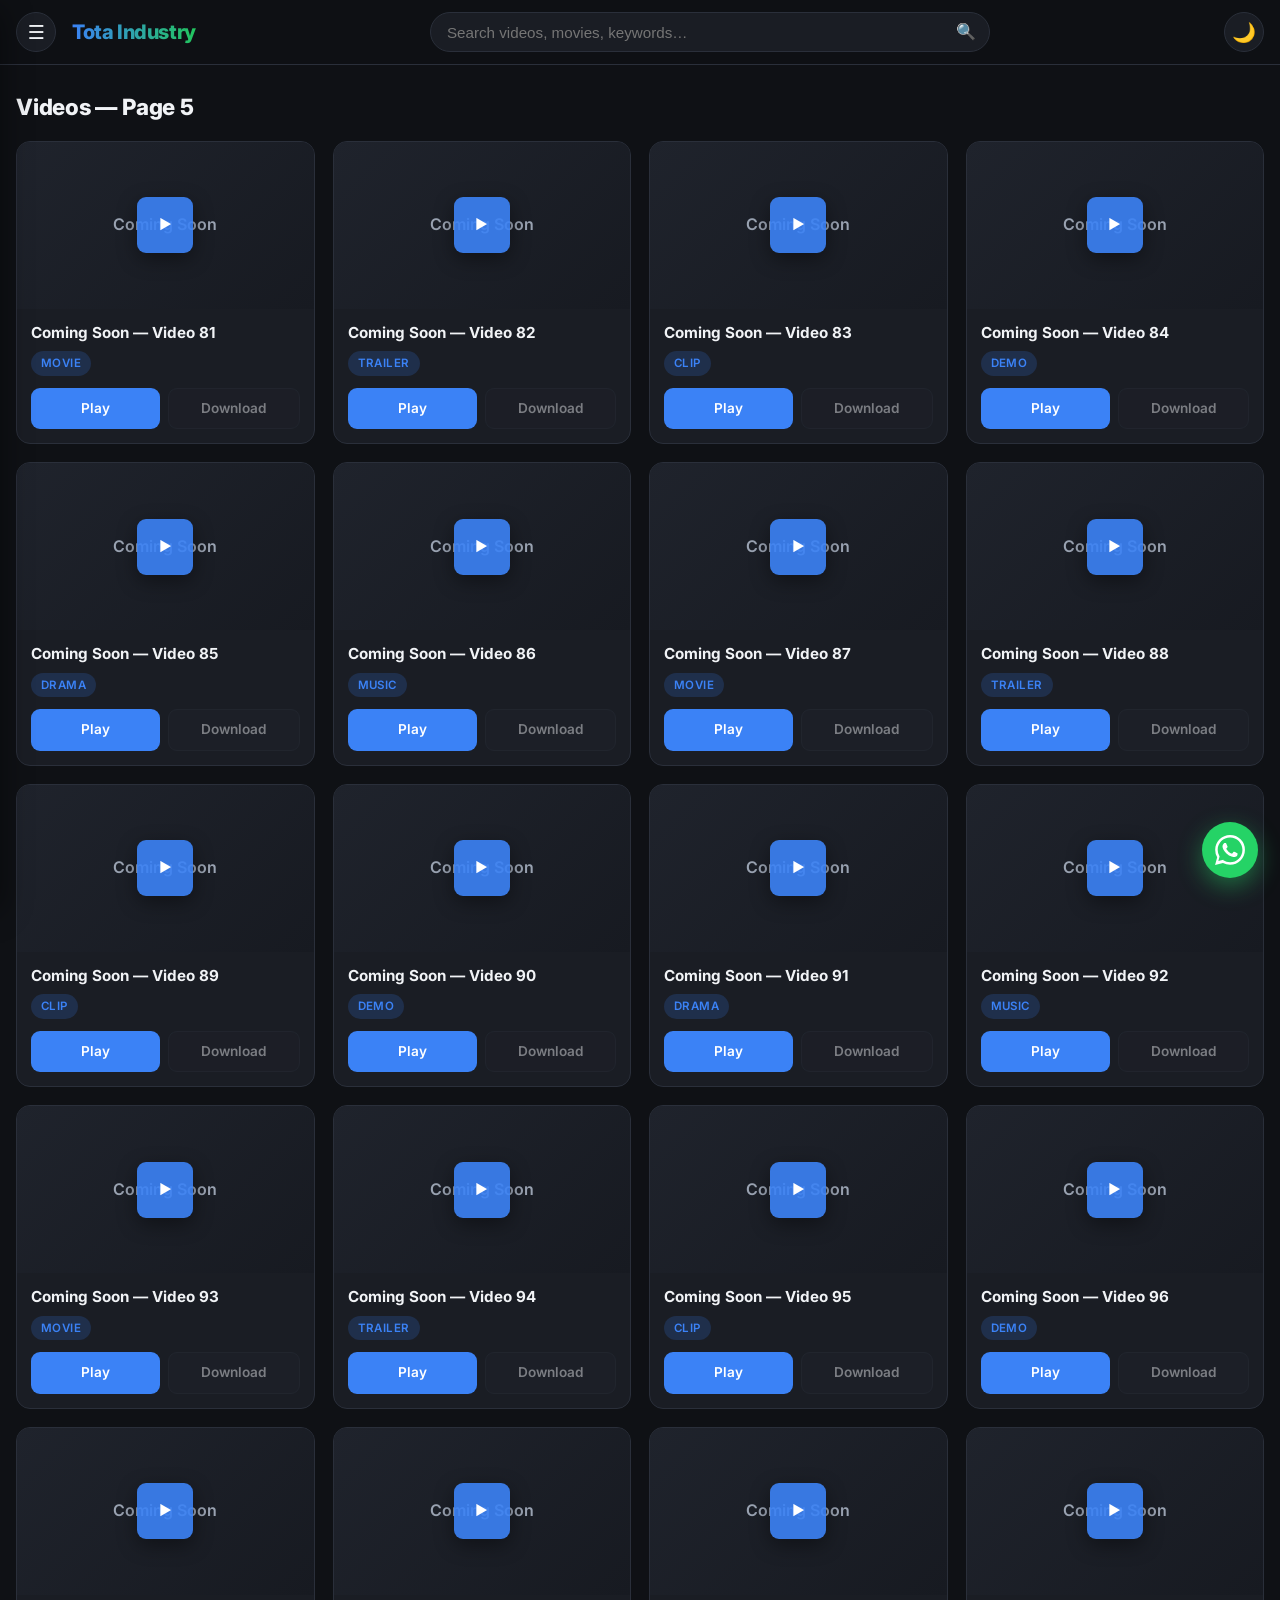
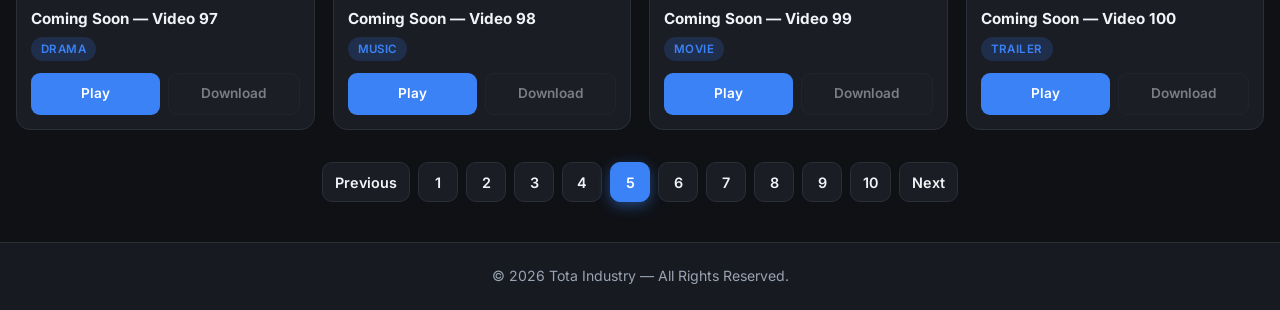
<file: pages/page5.html>
<!DOCTYPE html>
<html lang="en" data-theme="dark">
<head>
  <meta charset="UTF-8">
  <meta name="viewport" content="width=device-width, initial-scale=1.0">
  <title>Page 5 — Tota Industry</title>
  <meta name="description" content="Tota Industry — Watch and download premium videos. Page 5 of our video catalogue.">
  <meta name="robots" content="index, follow">
  <meta property="og:type" content="website">
  <meta property="og:title" content="Page 5 — Tota Industry">
  <meta property="og:description" content="Watch and download premium videos on Tota Industry.">
  <link rel="icon" href="../favicon.ico" type="image/x-icon">
  <link rel="preconnect" href="https://fonts.googleapis.com">
  <link rel="preconnect" href="https://fonts.gstatic.com" crossorigin>
  <link href="https://fonts.googleapis.com/css2?family=Inter:wght@400;600;700;800&display=swap" rel="stylesheet">
  <link rel="stylesheet" href="../css/style.css">
  <link rel="stylesheet" href="../css/responsive.css">
</head>
<body>
  <header class="site-header">
    <div class="container header-inner">
      <button class="icon-btn" id="menuBtn" aria-label="Open menu">☰</button>
      <a href="../index.html" class="brand" data-brand>Tota Industry</a>
      <div class="search-wrap">
        <input type="search" id="searchInput" placeholder="Search videos, movies, keywords…" autocomplete="off" aria-label="Search videos">
        <span class="search-icon">🔍</span>
        <div class="search-results" id="searchResults" role="listbox"></div>
      </div>
      <div class="header-actions">
        <button class="icon-btn" id="themeSwitcher" aria-label="Switch theme">🌙</button>
      </div>
    </div>
  </header>

  <div class="sidebar-overlay" id="sidebarOverlay"></div>
  <aside class="sidebar" id="sidebar" aria-label="Main menu">
    <div class="sidebar-brand" data-brand>Tota Industry</div>
    <nav>
      <a href="../index.html"><span class="ic">🏠</span> Home</a>
      <a href="#" data-whatsapp target="_blank" rel="noopener"><span class="ic">💬</span> WhatsApp Channel</a>
      <a href="#" data-telegram target="_blank" rel="noopener"><span class="ic">✈️</span> Telegram</a>
      <a href="#" data-instagram target="_blank" rel="noopener"><span class="ic">📷</span> Instagram</a>
      <a href="../about.html"><span class="ic">ℹ️</span> About</a>
      <a href="../privacy.html"><span class="ic">🔒</span> Privacy Policy</a>
    </nav>
  </aside>

  <main class="container">
    <h1 class="section-title">Videos — Page 5</h1>
    <section class="video-grid" id="videoGrid" aria-label="Videos"></section>
    <nav class="pagination" id="pagination" aria-label="Pagination"></nav>
  </main>

  <footer class="site-footer">
    <div class="container">© <span id="year">2026</span> Tota Industry — All Rights Reserved.</div>
  </footer>

  <a class="fab-whatsapp" href="#" data-whatsapp target="_blank" rel="noopener" aria-label="Follow on WhatsApp">
    <svg viewBox="0 0 24 24" aria-hidden="true"><path d="M.057 24l1.687-6.163a11.867 11.867 0 01-1.587-5.946C.16 5.335 5.495 0 12.05 0a11.817 11.817 0 018.413 3.488 11.824 11.824 0 013.48 8.414c-.003 6.557-5.338 11.892-11.893 11.892a11.9 11.9 0 01-5.688-1.448L.057 24zm6.597-3.807c1.676.995 3.276 1.591 5.392 1.592 5.448 0 9.886-4.434 9.889-9.885.002-5.462-4.415-9.89-9.881-9.892-5.452 0-9.887 4.434-9.889 9.884a9.86 9.86 0 001.51 5.26l-.999 3.648 3.978-1.043zm11.387-5.464c-.074-.124-.272-.198-.57-.347-.297-.149-1.758-.868-2.031-.967-.272-.099-.47-.149-.669.149-.198.297-.768.967-.941 1.165-.173.198-.347.223-.644.074-.297-.149-1.255-.462-2.39-1.475-.883-.788-1.48-1.761-1.653-2.059-.173-.297-.018-.458.13-.606.134-.133.297-.347.446-.521.151-.172.2-.296.3-.495.099-.198.05-.372-.025-.521-.075-.148-.669-1.611-.916-2.206-.242-.579-.487-.501-.669-.51l-.57-.01c-.198 0-.52.074-.792.372s-1.04 1.016-1.04 2.479 1.065 2.876 1.213 3.074c.149.198 2.096 3.2 5.077 4.487.709.306 1.262.489 1.694.626.712.226 1.36.194 1.872.118.571-.085 1.758-.719 2.006-1.413.248-.695.248-1.29.173-1.414z"/></svg>
  </a>

  <script src="../js/config.js"></script>
  <script src="../js/videos.js"></script>
  <script src="../js/main.js"></script>
  <script src="../js/search.js"></script>
  <script src="../js/pagination.js"></script>
</body>
</html>
</file>
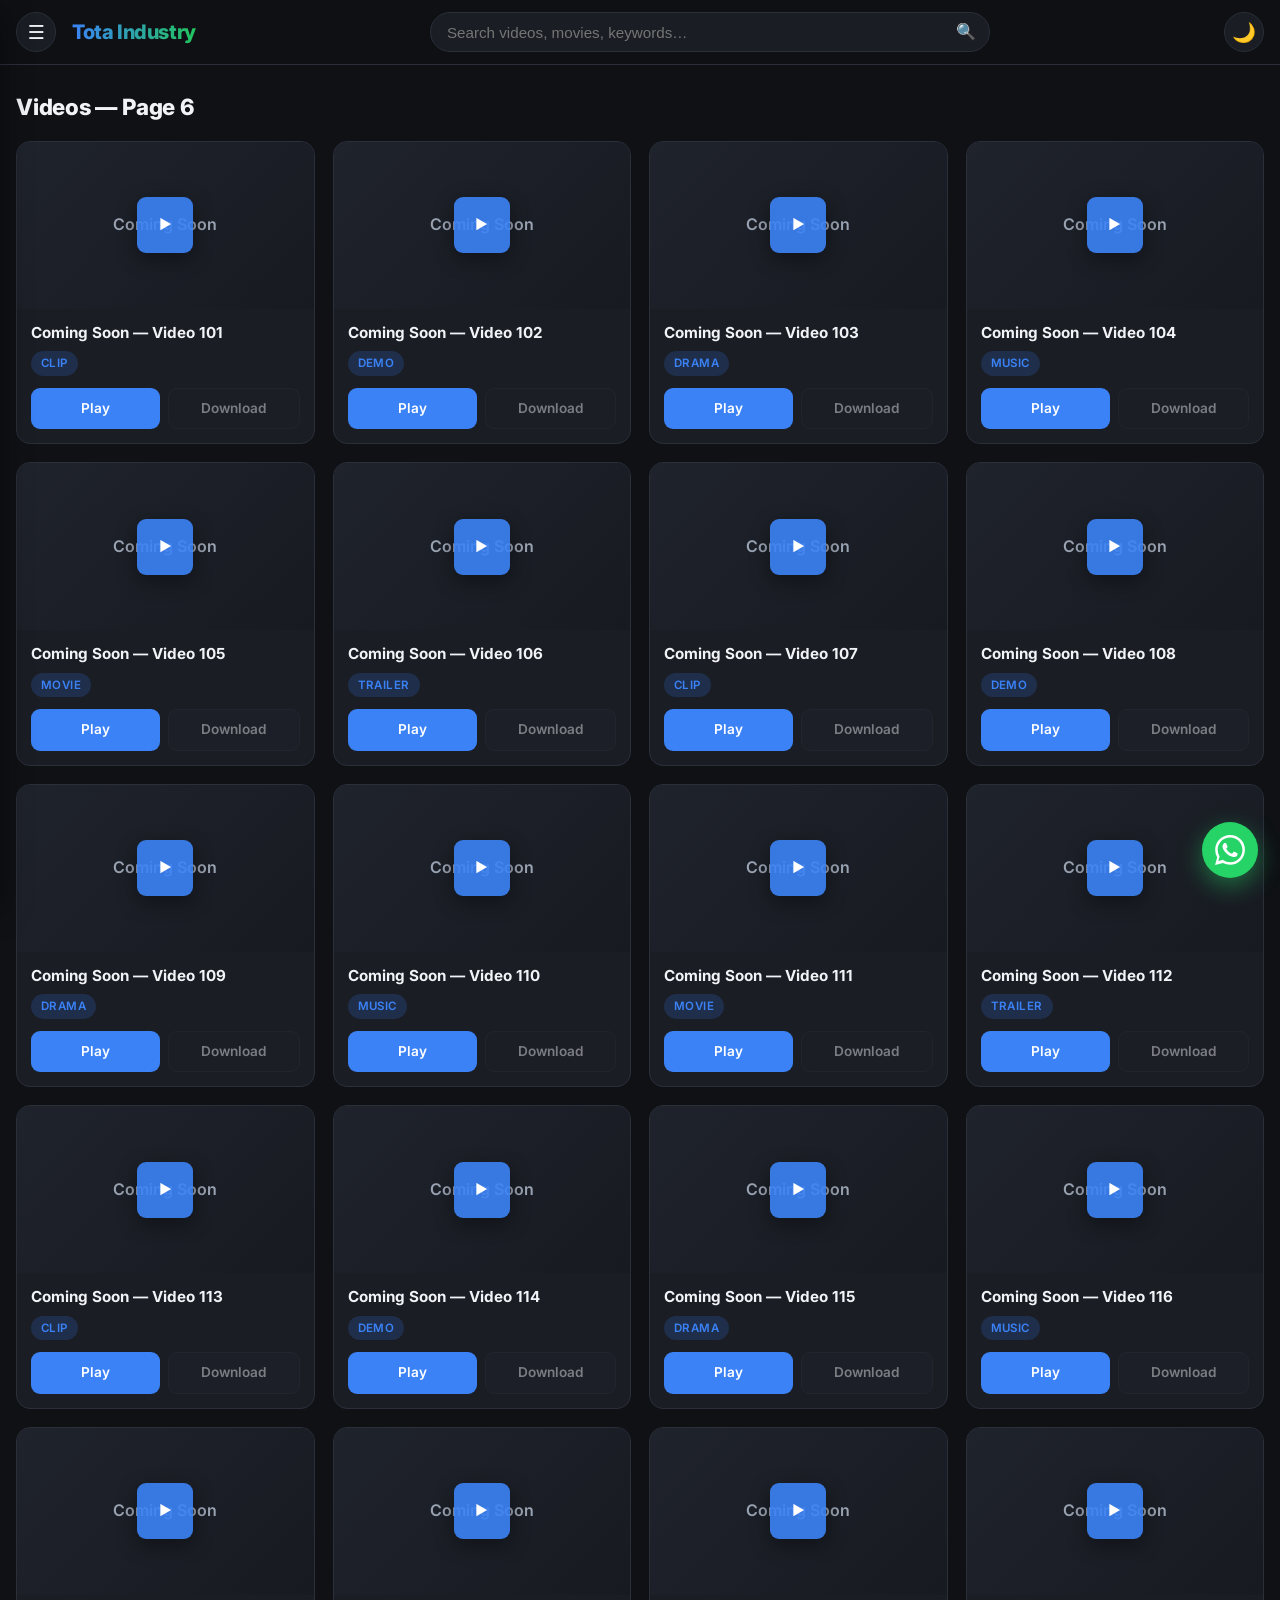
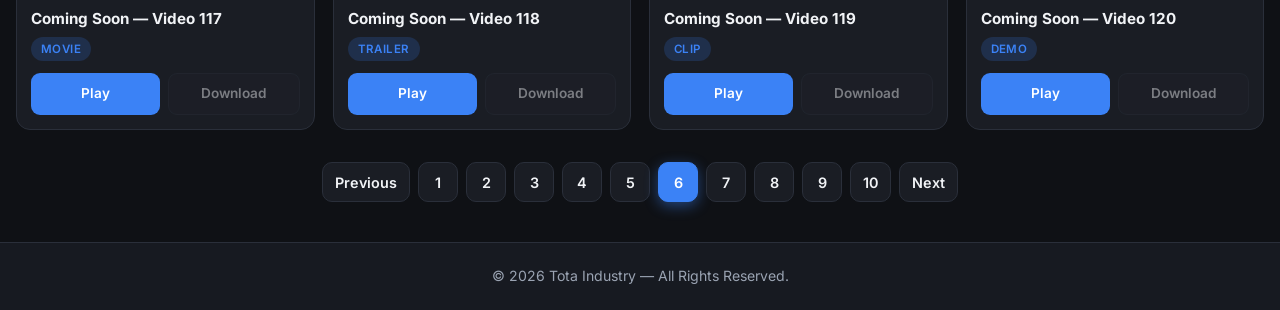
<file: pages/page6.html>
<!DOCTYPE html>
<html lang="en" data-theme="dark">
<head>
  <meta charset="UTF-8">
  <meta name="viewport" content="width=device-width, initial-scale=1.0">
  <title>Page 6 — Tota Industry</title>
  <meta name="description" content="Tota Industry — Watch and download premium videos. Page 6 of our video catalogue.">
  <meta name="robots" content="index, follow">
  <meta property="og:type" content="website">
  <meta property="og:title" content="Page 6 — Tota Industry">
  <meta property="og:description" content="Watch and download premium videos on Tota Industry.">
  <link rel="icon" href="../favicon.ico" type="image/x-icon">
  <link rel="preconnect" href="https://fonts.googleapis.com">
  <link rel="preconnect" href="https://fonts.gstatic.com" crossorigin>
  <link href="https://fonts.googleapis.com/css2?family=Inter:wght@400;600;700;800&display=swap" rel="stylesheet">
  <link rel="stylesheet" href="../css/style.css">
  <link rel="stylesheet" href="../css/responsive.css">
</head>
<body>
  <header class="site-header">
    <div class="container header-inner">
      <button class="icon-btn" id="menuBtn" aria-label="Open menu">☰</button>
      <a href="../index.html" class="brand" data-brand>Tota Industry</a>
      <div class="search-wrap">
        <input type="search" id="searchInput" placeholder="Search videos, movies, keywords…" autocomplete="off" aria-label="Search videos">
        <span class="search-icon">🔍</span>
        <div class="search-results" id="searchResults" role="listbox"></div>
      </div>
      <div class="header-actions">
        <button class="icon-btn" id="themeSwitcher" aria-label="Switch theme">🌙</button>
      </div>
    </div>
  </header>

  <div class="sidebar-overlay" id="sidebarOverlay"></div>
  <aside class="sidebar" id="sidebar" aria-label="Main menu">
    <div class="sidebar-brand" data-brand>Tota Industry</div>
    <nav>
      <a href="../index.html"><span class="ic">🏠</span> Home</a>
      <a href="#" data-whatsapp target="_blank" rel="noopener"><span class="ic">💬</span> WhatsApp Channel</a>
      <a href="#" data-telegram target="_blank" rel="noopener"><span class="ic">✈️</span> Telegram</a>
      <a href="#" data-instagram target="_blank" rel="noopener"><span class="ic">📷</span> Instagram</a>
      <a href="../about.html"><span class="ic">ℹ️</span> About</a>
      <a href="../privacy.html"><span class="ic">🔒</span> Privacy Policy</a>
    </nav>
  </aside>

  <main class="container">
    <h1 class="section-title">Videos — Page 6</h1>
    <section class="video-grid" id="videoGrid" aria-label="Videos"></section>
    <nav class="pagination" id="pagination" aria-label="Pagination"></nav>
  </main>

  <footer class="site-footer">
    <div class="container">© <span id="year">2026</span> Tota Industry — All Rights Reserved.</div>
  </footer>

  <a class="fab-whatsapp" href="#" data-whatsapp target="_blank" rel="noopener" aria-label="Follow on WhatsApp">
    <svg viewBox="0 0 24 24" aria-hidden="true"><path d="M.057 24l1.687-6.163a11.867 11.867 0 01-1.587-5.946C.16 5.335 5.495 0 12.05 0a11.817 11.817 0 018.413 3.488 11.824 11.824 0 013.48 8.414c-.003 6.557-5.338 11.892-11.893 11.892a11.9 11.9 0 01-5.688-1.448L.057 24zm6.597-3.807c1.676.995 3.276 1.591 5.392 1.592 5.448 0 9.886-4.434 9.889-9.885.002-5.462-4.415-9.89-9.881-9.892-5.452 0-9.887 4.434-9.889 9.884a9.86 9.86 0 001.51 5.26l-.999 3.648 3.978-1.043zm11.387-5.464c-.074-.124-.272-.198-.57-.347-.297-.149-1.758-.868-2.031-.967-.272-.099-.47-.149-.669.149-.198.297-.768.967-.941 1.165-.173.198-.347.223-.644.074-.297-.149-1.255-.462-2.39-1.475-.883-.788-1.48-1.761-1.653-2.059-.173-.297-.018-.458.13-.606.134-.133.297-.347.446-.521.151-.172.2-.296.3-.495.099-.198.05-.372-.025-.521-.075-.148-.669-1.611-.916-2.206-.242-.579-.487-.501-.669-.51l-.57-.01c-.198 0-.52.074-.792.372s-1.04 1.016-1.04 2.479 1.065 2.876 1.213 3.074c.149.198 2.096 3.2 5.077 4.487.709.306 1.262.489 1.694.626.712.226 1.36.194 1.872.118.571-.085 1.758-.719 2.006-1.413.248-.695.248-1.29.173-1.414z"/></svg>
  </a>

  <script src="../js/config.js"></script>
  <script src="../js/videos.js"></script>
  <script src="../js/main.js"></script>
  <script src="../js/search.js"></script>
  <script src="../js/pagination.js"></script>
</body>
</html>
</file>
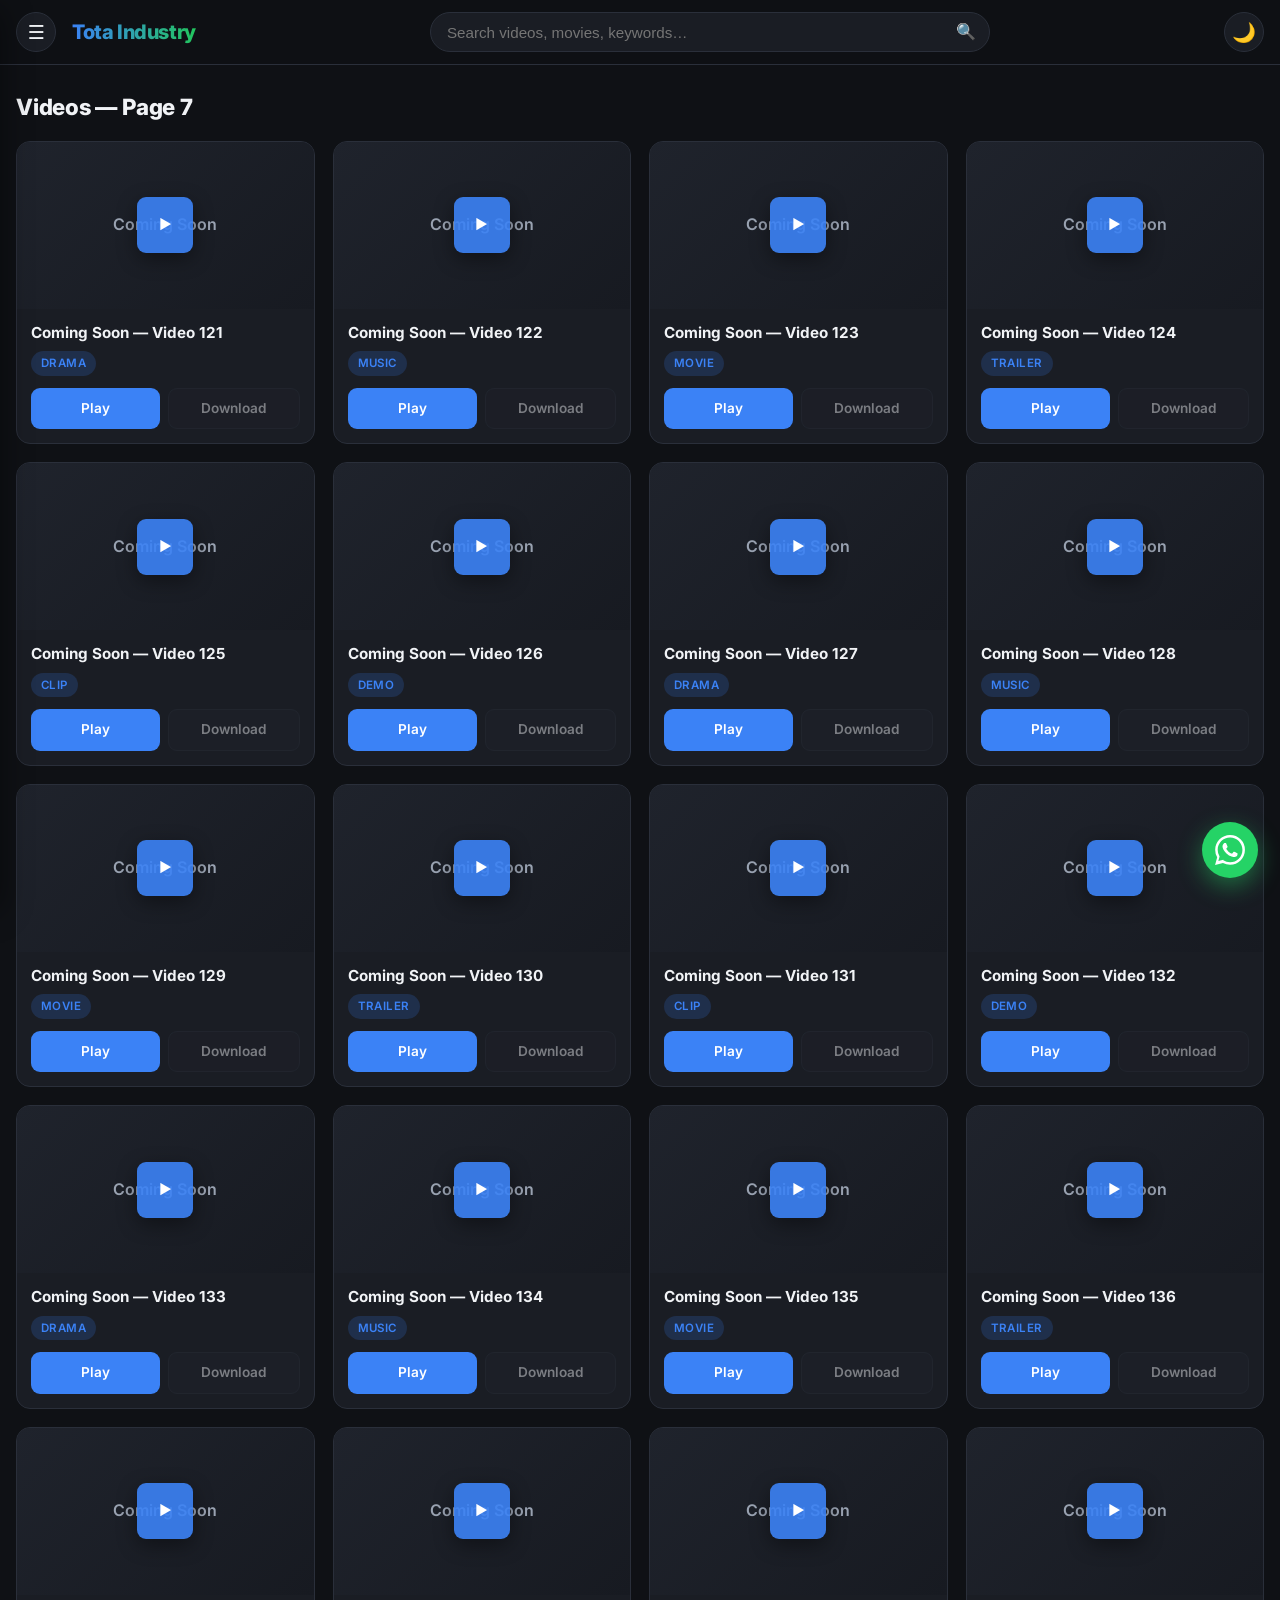
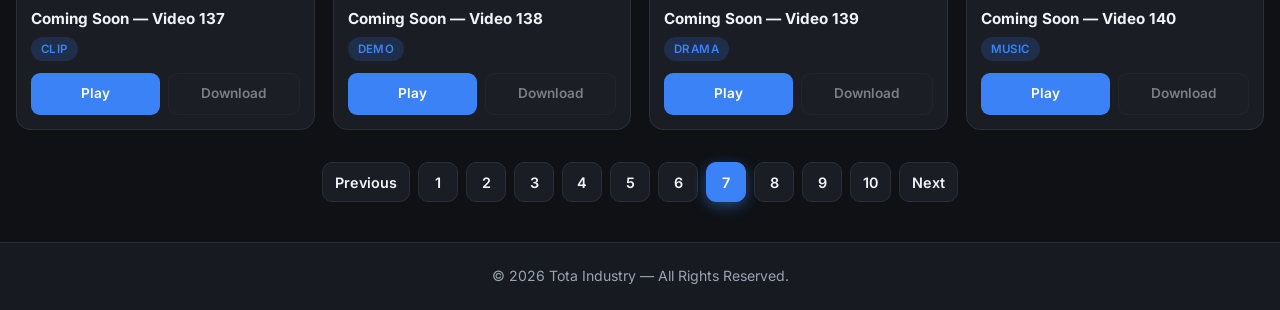
<file: pages/page7.html>
<!DOCTYPE html>
<html lang="en" data-theme="dark">
<head>
  <meta charset="UTF-8">
  <meta name="viewport" content="width=device-width, initial-scale=1.0">
  <title>Page 7 — Tota Industry</title>
  <meta name="description" content="Tota Industry — Watch and download premium videos. Page 7 of our video catalogue.">
  <meta name="robots" content="index, follow">
  <meta property="og:type" content="website">
  <meta property="og:title" content="Page 7 — Tota Industry">
  <meta property="og:description" content="Watch and download premium videos on Tota Industry.">
  <link rel="icon" href="../favicon.ico" type="image/x-icon">
  <link rel="preconnect" href="https://fonts.googleapis.com">
  <link rel="preconnect" href="https://fonts.gstatic.com" crossorigin>
  <link href="https://fonts.googleapis.com/css2?family=Inter:wght@400;600;700;800&display=swap" rel="stylesheet">
  <link rel="stylesheet" href="../css/style.css">
  <link rel="stylesheet" href="../css/responsive.css">
</head>
<body>
  <header class="site-header">
    <div class="container header-inner">
      <button class="icon-btn" id="menuBtn" aria-label="Open menu">☰</button>
      <a href="../index.html" class="brand" data-brand>Tota Industry</a>
      <div class="search-wrap">
        <input type="search" id="searchInput" placeholder="Search videos, movies, keywords…" autocomplete="off" aria-label="Search videos">
        <span class="search-icon">🔍</span>
        <div class="search-results" id="searchResults" role="listbox"></div>
      </div>
      <div class="header-actions">
        <button class="icon-btn" id="themeSwitcher" aria-label="Switch theme">🌙</button>
      </div>
    </div>
  </header>

  <div class="sidebar-overlay" id="sidebarOverlay"></div>
  <aside class="sidebar" id="sidebar" aria-label="Main menu">
    <div class="sidebar-brand" data-brand>Tota Industry</div>
    <nav>
      <a href="../index.html"><span class="ic">🏠</span> Home</a>
      <a href="#" data-whatsapp target="_blank" rel="noopener"><span class="ic">💬</span> WhatsApp Channel</a>
      <a href="#" data-telegram target="_blank" rel="noopener"><span class="ic">✈️</span> Telegram</a>
      <a href="#" data-instagram target="_blank" rel="noopener"><span class="ic">📷</span> Instagram</a>
      <a href="../about.html"><span class="ic">ℹ️</span> About</a>
      <a href="../privacy.html"><span class="ic">🔒</span> Privacy Policy</a>
    </nav>
  </aside>

  <main class="container">
    <h1 class="section-title">Videos — Page 7</h1>
    <section class="video-grid" id="videoGrid" aria-label="Videos"></section>
    <nav class="pagination" id="pagination" aria-label="Pagination"></nav>
  </main>

  <footer class="site-footer">
    <div class="container">© <span id="year">2026</span> Tota Industry — All Rights Reserved.</div>
  </footer>

  <a class="fab-whatsapp" href="#" data-whatsapp target="_blank" rel="noopener" aria-label="Follow on WhatsApp">
    <svg viewBox="0 0 24 24" aria-hidden="true"><path d="M.057 24l1.687-6.163a11.867 11.867 0 01-1.587-5.946C.16 5.335 5.495 0 12.05 0a11.817 11.817 0 018.413 3.488 11.824 11.824 0 013.48 8.414c-.003 6.557-5.338 11.892-11.893 11.892a11.9 11.9 0 01-5.688-1.448L.057 24zm6.597-3.807c1.676.995 3.276 1.591 5.392 1.592 5.448 0 9.886-4.434 9.889-9.885.002-5.462-4.415-9.89-9.881-9.892-5.452 0-9.887 4.434-9.889 9.884a9.86 9.86 0 001.51 5.26l-.999 3.648 3.978-1.043zm11.387-5.464c-.074-.124-.272-.198-.57-.347-.297-.149-1.758-.868-2.031-.967-.272-.099-.47-.149-.669.149-.198.297-.768.967-.941 1.165-.173.198-.347.223-.644.074-.297-.149-1.255-.462-2.39-1.475-.883-.788-1.48-1.761-1.653-2.059-.173-.297-.018-.458.13-.606.134-.133.297-.347.446-.521.151-.172.2-.296.3-.495.099-.198.05-.372-.025-.521-.075-.148-.669-1.611-.916-2.206-.242-.579-.487-.501-.669-.51l-.57-.01c-.198 0-.52.074-.792.372s-1.04 1.016-1.04 2.479 1.065 2.876 1.213 3.074c.149.198 2.096 3.2 5.077 4.487.709.306 1.262.489 1.694.626.712.226 1.36.194 1.872.118.571-.085 1.758-.719 2.006-1.413.248-.695.248-1.29.173-1.414z"/></svg>
  </a>

  <script src="../js/config.js"></script>
  <script src="../js/videos.js"></script>
  <script src="../js/main.js"></script>
  <script src="../js/search.js"></script>
  <script src="../js/pagination.js"></script>
</body>
</html>
</file>
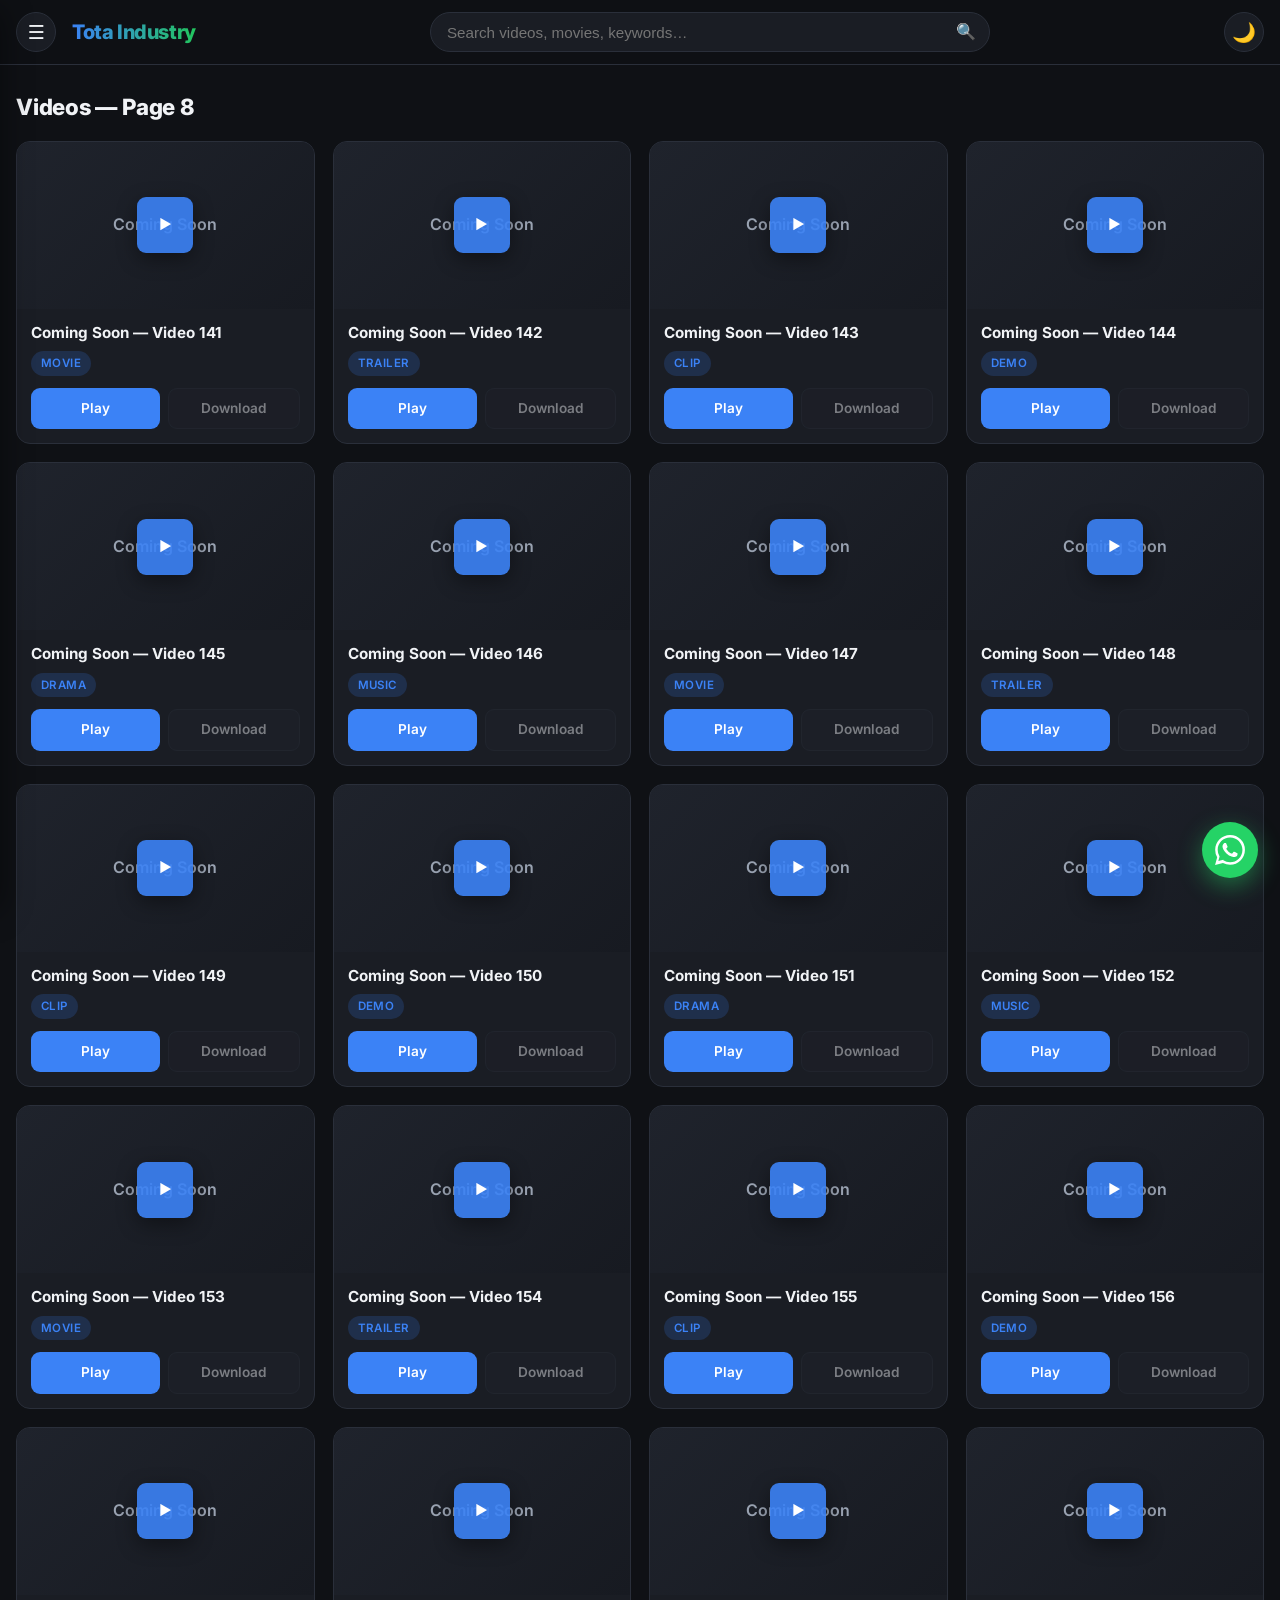
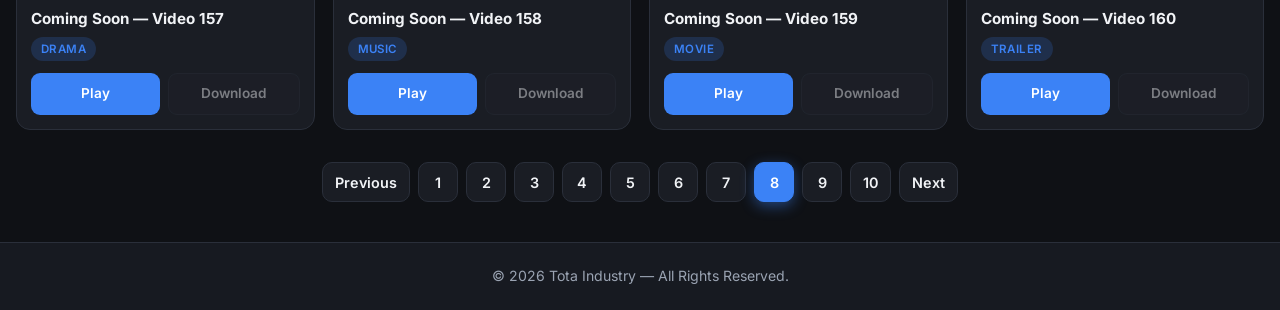
<file: pages/page8.html>
<!DOCTYPE html>
<html lang="en" data-theme="dark">
<head>
  <meta charset="UTF-8">
  <meta name="viewport" content="width=device-width, initial-scale=1.0">
  <title>Page 8 — Tota Industry</title>
  <meta name="description" content="Tota Industry — Watch and download premium videos. Page 8 of our video catalogue.">
  <meta name="robots" content="index, follow">
  <meta property="og:type" content="website">
  <meta property="og:title" content="Page 8 — Tota Industry">
  <meta property="og:description" content="Watch and download premium videos on Tota Industry.">
  <link rel="icon" href="../favicon.ico" type="image/x-icon">
  <link rel="preconnect" href="https://fonts.googleapis.com">
  <link rel="preconnect" href="https://fonts.gstatic.com" crossorigin>
  <link href="https://fonts.googleapis.com/css2?family=Inter:wght@400;600;700;800&display=swap" rel="stylesheet">
  <link rel="stylesheet" href="../css/style.css">
  <link rel="stylesheet" href="../css/responsive.css">
</head>
<body>
  <header class="site-header">
    <div class="container header-inner">
      <button class="icon-btn" id="menuBtn" aria-label="Open menu">☰</button>
      <a href="../index.html" class="brand" data-brand>Tota Industry</a>
      <div class="search-wrap">
        <input type="search" id="searchInput" placeholder="Search videos, movies, keywords…" autocomplete="off" aria-label="Search videos">
        <span class="search-icon">🔍</span>
        <div class="search-results" id="searchResults" role="listbox"></div>
      </div>
      <div class="header-actions">
        <button class="icon-btn" id="themeSwitcher" aria-label="Switch theme">🌙</button>
      </div>
    </div>
  </header>

  <div class="sidebar-overlay" id="sidebarOverlay"></div>
  <aside class="sidebar" id="sidebar" aria-label="Main menu">
    <div class="sidebar-brand" data-brand>Tota Industry</div>
    <nav>
      <a href="../index.html"><span class="ic">🏠</span> Home</a>
      <a href="#" data-whatsapp target="_blank" rel="noopener"><span class="ic">💬</span> WhatsApp Channel</a>
      <a href="#" data-telegram target="_blank" rel="noopener"><span class="ic">✈️</span> Telegram</a>
      <a href="#" data-instagram target="_blank" rel="noopener"><span class="ic">📷</span> Instagram</a>
      <a href="../about.html"><span class="ic">ℹ️</span> About</a>
      <a href="../privacy.html"><span class="ic">🔒</span> Privacy Policy</a>
    </nav>
  </aside>

  <main class="container">
    <h1 class="section-title">Videos — Page 8</h1>
    <section class="video-grid" id="videoGrid" aria-label="Videos"></section>
    <nav class="pagination" id="pagination" aria-label="Pagination"></nav>
  </main>

  <footer class="site-footer">
    <div class="container">© <span id="year">2026</span> Tota Industry — All Rights Reserved.</div>
  </footer>

  <a class="fab-whatsapp" href="#" data-whatsapp target="_blank" rel="noopener" aria-label="Follow on WhatsApp">
    <svg viewBox="0 0 24 24" aria-hidden="true"><path d="M.057 24l1.687-6.163a11.867 11.867 0 01-1.587-5.946C.16 5.335 5.495 0 12.05 0a11.817 11.817 0 018.413 3.488 11.824 11.824 0 013.48 8.414c-.003 6.557-5.338 11.892-11.893 11.892a11.9 11.9 0 01-5.688-1.448L.057 24zm6.597-3.807c1.676.995 3.276 1.591 5.392 1.592 5.448 0 9.886-4.434 9.889-9.885.002-5.462-4.415-9.89-9.881-9.892-5.452 0-9.887 4.434-9.889 9.884a9.86 9.86 0 001.51 5.26l-.999 3.648 3.978-1.043zm11.387-5.464c-.074-.124-.272-.198-.57-.347-.297-.149-1.758-.868-2.031-.967-.272-.099-.47-.149-.669.149-.198.297-.768.967-.941 1.165-.173.198-.347.223-.644.074-.297-.149-1.255-.462-2.39-1.475-.883-.788-1.48-1.761-1.653-2.059-.173-.297-.018-.458.13-.606.134-.133.297-.347.446-.521.151-.172.2-.296.3-.495.099-.198.05-.372-.025-.521-.075-.148-.669-1.611-.916-2.206-.242-.579-.487-.501-.669-.51l-.57-.01c-.198 0-.52.074-.792.372s-1.04 1.016-1.04 2.479 1.065 2.876 1.213 3.074c.149.198 2.096 3.2 5.077 4.487.709.306 1.262.489 1.694.626.712.226 1.36.194 1.872.118.571-.085 1.758-.719 2.006-1.413.248-.695.248-1.29.173-1.414z"/></svg>
  </a>

  <script src="../js/config.js"></script>
  <script src="../js/videos.js"></script>
  <script src="../js/main.js"></script>
  <script src="../js/search.js"></script>
  <script src="../js/pagination.js"></script>
</body>
</html>
</file>
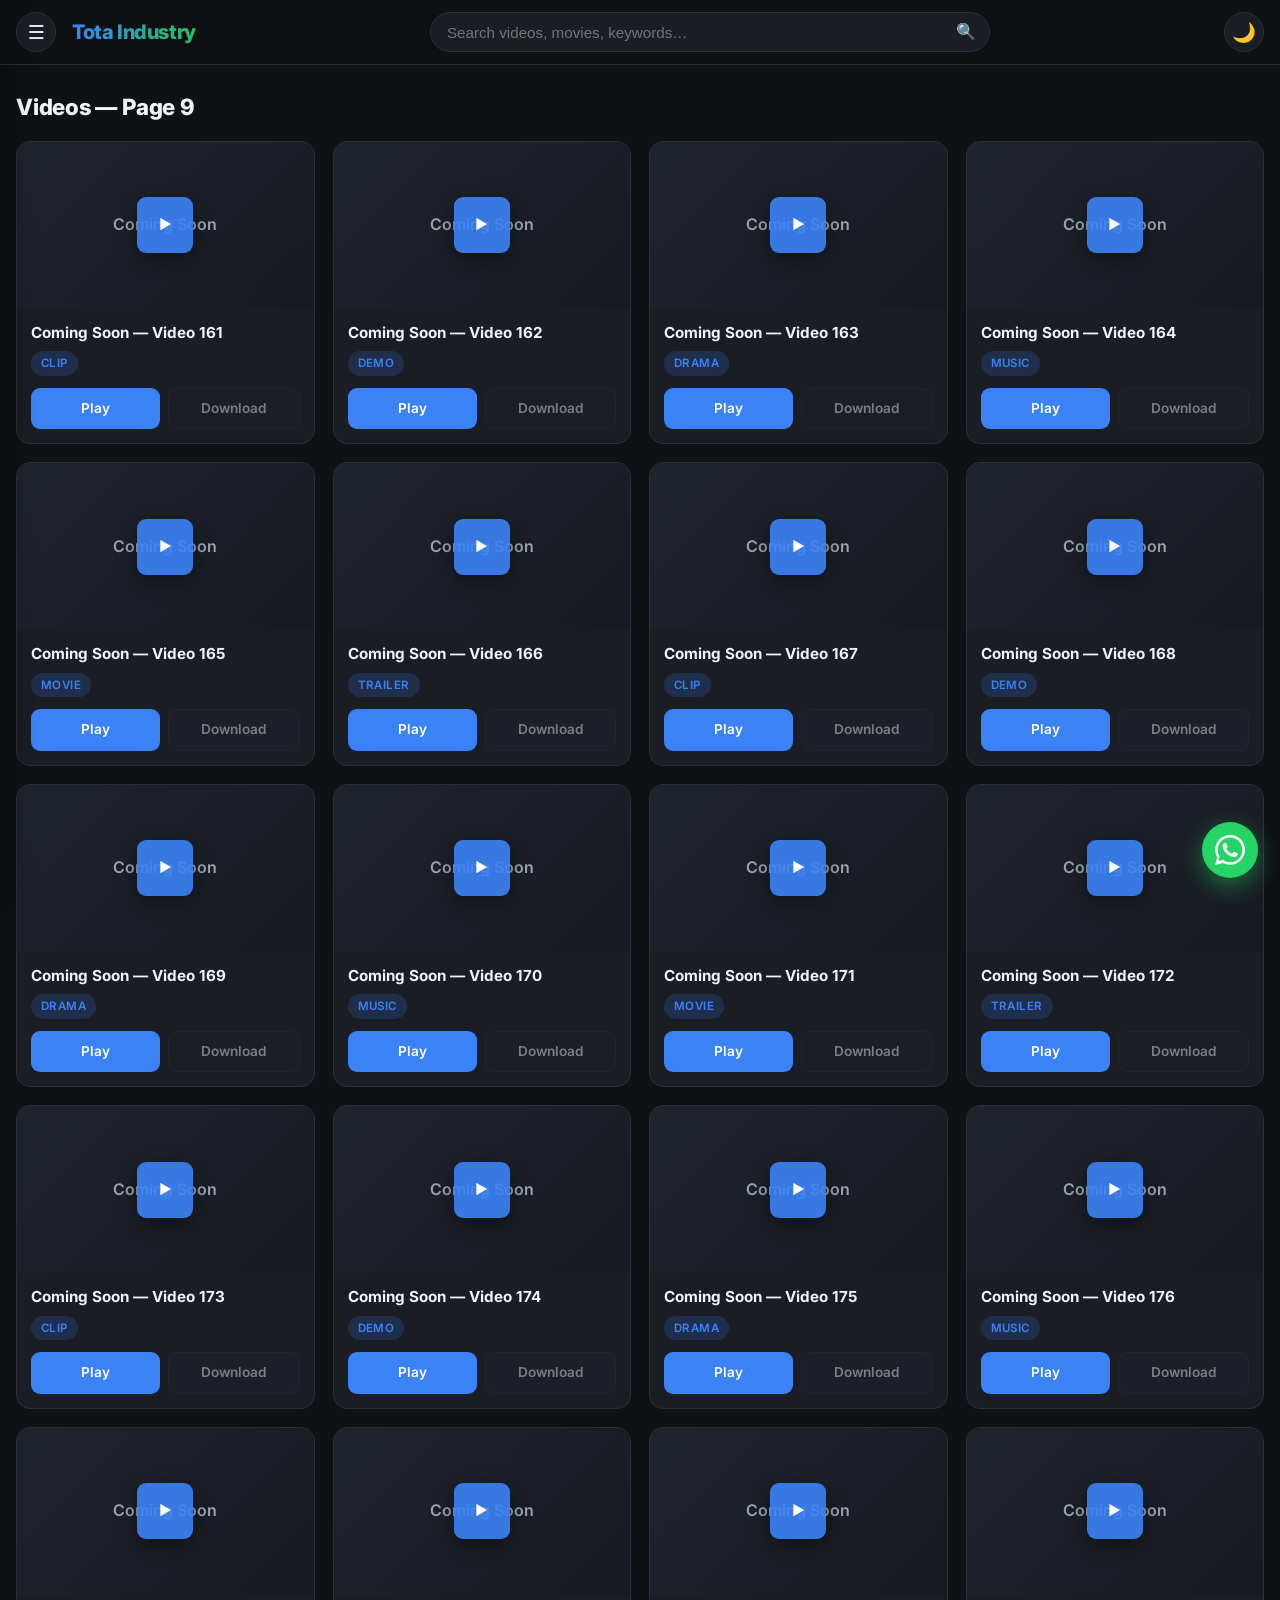
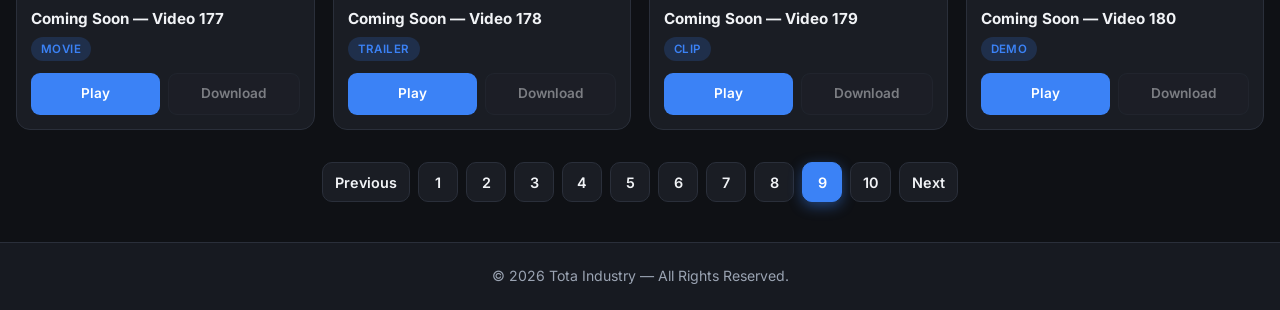
<file: pages/page9.html>
<!DOCTYPE html>
<html lang="en" data-theme="dark">
<head>
  <meta charset="UTF-8">
  <meta name="viewport" content="width=device-width, initial-scale=1.0">
  <title>Page 9 — Tota Industry</title>
  <meta name="description" content="Tota Industry — Watch and download premium videos. Page 9 of our video catalogue.">
  <meta name="robots" content="index, follow">
  <meta property="og:type" content="website">
  <meta property="og:title" content="Page 9 — Tota Industry">
  <meta property="og:description" content="Watch and download premium videos on Tota Industry.">
  <link rel="icon" href="../favicon.ico" type="image/x-icon">
  <link rel="preconnect" href="https://fonts.googleapis.com">
  <link rel="preconnect" href="https://fonts.gstatic.com" crossorigin>
  <link href="https://fonts.googleapis.com/css2?family=Inter:wght@400;600;700;800&display=swap" rel="stylesheet">
  <link rel="stylesheet" href="../css/style.css">
  <link rel="stylesheet" href="../css/responsive.css">
</head>
<body>
  <header class="site-header">
    <div class="container header-inner">
      <button class="icon-btn" id="menuBtn" aria-label="Open menu">☰</button>
      <a href="../index.html" class="brand" data-brand>Tota Industry</a>
      <div class="search-wrap">
        <input type="search" id="searchInput" placeholder="Search videos, movies, keywords…" autocomplete="off" aria-label="Search videos">
        <span class="search-icon">🔍</span>
        <div class="search-results" id="searchResults" role="listbox"></div>
      </div>
      <div class="header-actions">
        <button class="icon-btn" id="themeSwitcher" aria-label="Switch theme">🌙</button>
      </div>
    </div>
  </header>

  <div class="sidebar-overlay" id="sidebarOverlay"></div>
  <aside class="sidebar" id="sidebar" aria-label="Main menu">
    <div class="sidebar-brand" data-brand>Tota Industry</div>
    <nav>
      <a href="../index.html"><span class="ic">🏠</span> Home</a>
      <a href="#" data-whatsapp target="_blank" rel="noopener"><span class="ic">💬</span> WhatsApp Channel</a>
      <a href="#" data-telegram target="_blank" rel="noopener"><span class="ic">✈️</span> Telegram</a>
      <a href="#" data-instagram target="_blank" rel="noopener"><span class="ic">📷</span> Instagram</a>
      <a href="../about.html"><span class="ic">ℹ️</span> About</a>
      <a href="../privacy.html"><span class="ic">🔒</span> Privacy Policy</a>
    </nav>
  </aside>

  <main class="container">
    <h1 class="section-title">Videos — Page 9</h1>
    <section class="video-grid" id="videoGrid" aria-label="Videos"></section>
    <nav class="pagination" id="pagination" aria-label="Pagination"></nav>
  </main>

  <footer class="site-footer">
    <div class="container">© <span id="year">2026</span> Tota Industry — All Rights Reserved.</div>
  </footer>

  <a class="fab-whatsapp" href="#" data-whatsapp target="_blank" rel="noopener" aria-label="Follow on WhatsApp">
    <svg viewBox="0 0 24 24" aria-hidden="true"><path d="M.057 24l1.687-6.163a11.867 11.867 0 01-1.587-5.946C.16 5.335 5.495 0 12.05 0a11.817 11.817 0 018.413 3.488 11.824 11.824 0 013.48 8.414c-.003 6.557-5.338 11.892-11.893 11.892a11.9 11.9 0 01-5.688-1.448L.057 24zm6.597-3.807c1.676.995 3.276 1.591 5.392 1.592 5.448 0 9.886-4.434 9.889-9.885.002-5.462-4.415-9.89-9.881-9.892-5.452 0-9.887 4.434-9.889 9.884a9.86 9.86 0 001.51 5.26l-.999 3.648 3.978-1.043zm11.387-5.464c-.074-.124-.272-.198-.57-.347-.297-.149-1.758-.868-2.031-.967-.272-.099-.47-.149-.669.149-.198.297-.768.967-.941 1.165-.173.198-.347.223-.644.074-.297-.149-1.255-.462-2.39-1.475-.883-.788-1.48-1.761-1.653-2.059-.173-.297-.018-.458.13-.606.134-.133.297-.347.446-.521.151-.172.2-.296.3-.495.099-.198.05-.372-.025-.521-.075-.148-.669-1.611-.916-2.206-.242-.579-.487-.501-.669-.51l-.57-.01c-.198 0-.52.074-.792.372s-1.04 1.016-1.04 2.479 1.065 2.876 1.213 3.074c.149.198 2.096 3.2 5.077 4.487.709.306 1.262.489 1.694.626.712.226 1.36.194 1.872.118.571-.085 1.758-.719 2.006-1.413.248-.695.248-1.29.173-1.414z"/></svg>
  </a>

  <script src="../js/config.js"></script>
  <script src="../js/videos.js"></script>
  <script src="../js/main.js"></script>
  <script src="../js/search.js"></script>
  <script src="../js/pagination.js"></script>
</body>
</html>
</file>
<file: css/style.css>
/* ============================================================
   Tota Industry — Main Stylesheet
   3 themes via [data-theme] on <html>: dark, light, midnight
   ============================================================ */

/* ---------- Theme tokens ---------- */
:root,
[data-theme="dark"] {
  --bg: #0f1115;
  --bg-elev: #171a21;
  --bg-elev2: #1f232c;
  --surface: #1a1d24;
  --border: #2a2f3a;
  --text: #f1f3f6;
  --text-muted: #9aa3b2;
  --primary: #3b82f6;
  --primary-600: #2563eb;
  --primary-700: #1d4ed8;
  --accent: #22c55e;
  --accent-600: #16a34a;
  --danger: #ef4444;
  --warning: #f59e0b;
  --shadow: 0 10px 30px rgba(0, 0, 0, 0.45);
  --shadow-sm: 0 2px 8px rgba(0, 0, 0, 0.35);
  --header-bg: rgba(15, 17, 21, 0.85);
  --overlay: rgba(0, 0, 0, 0.6);
}

[data-theme="light"] {
  --bg: #f6f8fb;
  --bg-elev: #ffffff;
  --bg-elev2: #eef2f7;
  --surface: #ffffff;
  --border: #e2e8f0;
  --text: #0f172a;
  --text-muted: #64748b;
  --primary: #2563eb;
  --primary-600: #1d4ed8;
  --primary-700: #1e40af;
  --accent: #16a34a;
  --accent-600: #15803d;
  --danger: #dc2626;
  --warning: #d97706;
  --shadow: 0 10px 30px rgba(15, 23, 42, 0.1);
  --shadow-sm: 0 2px 8px rgba(15, 23, 42, 0.06);
  --header-bg: rgba(255, 255, 255, 0.85);
  --overlay: rgba(15, 23, 42, 0.4);
}

[data-theme="midnight"] {
  --bg: #0a0f1f;
  --bg-elev: #0f1830;
  --bg-elev2: #16224a;
  --surface: #111a36;
  --border: #1e2d57;
  --text: #e6ecff;
  --text-muted: #8a9bc7;
  --primary: #38bdf8;
  --primary-600: #0ea5e9;
  --primary-700: #0284c7;
  --accent: #34d399;
  --accent-600: #10b981;
  --danger: #f87171;
  --warning: #fbbf24;
  --shadow: 0 10px 30px rgba(2, 8, 23, 0.6);
  --shadow-sm: 0 2px 8px rgba(2, 8, 23, 0.5);
  --header-bg: rgba(10, 15, 31, 0.85);
  --overlay: rgba(2, 8, 23, 0.65);
}

/* ---------- Reset ---------- */
*,
*::before,
*::after { box-sizing: border-box; margin: 0; padding: 0; }

html { scroll-behavior: smooth; -webkit-text-size-adjust: 100%; }

body {
  font-family: "Inter", "Segoe UI", system-ui, -apple-system, sans-serif;
  background: var(--bg);
  color: var(--text);
  line-height: 1.6;
  min-height: 100vh;
  transition: background 0.4s ease, color 0.4s ease;
}

a { color: inherit; text-decoration: none; }
img { max-width: 100%; display: block; }
button { font: inherit; cursor: pointer; border: none; background: none; color: inherit; }

/* ---------- Layout ---------- */
.container { max-width: 1280px; margin: 0 auto; padding: 0 16px; }

/* ---------- Header ---------- */
.site-header {
  position: sticky;
  top: 0;
  z-index: 100;
  background: var(--header-bg);
  backdrop-filter: blur(14px);
  -webkit-backdrop-filter: blur(14px);
  border-bottom: 1px solid var(--border);
  transition: background 0.4s ease, border-color 0.4s ease;
}
.header-inner {
  display: flex;
  align-items: center;
  gap: 16px;
  height: 64px;
}
.brand {
  font-weight: 800;
  font-size: 1.25rem;
  letter-spacing: -0.02em;
  white-space: nowrap;
  background: linear-gradient(90deg, var(--primary), var(--accent));
  -webkit-background-clip: text;
  background-clip: text;
  -webkit-text-fill-color: transparent;
}
.search-wrap {
  flex: 1;
  position: relative;
  max-width: 560px;
  margin: 0 auto;
}
.search-wrap input {
  width: 100%;
  height: 40px;
  padding: 0 44px 0 16px;
  border-radius: 999px;
  border: 1px solid var(--border);
  background: var(--surface);
  color: var(--text);
  font-size: 0.95rem;
  outline: none;
  transition: border-color 0.2s, box-shadow 0.2s;
}
.search-wrap input:focus {
  border-color: var(--primary);
  box-shadow: 0 0 0 3px color-mix(in srgb, var(--primary) 25%, transparent);
}
.search-wrap .search-icon {
  position: absolute;
  right: 14px;
  top: 50%;
  transform: translateY(-50%);
  color: var(--text-muted);
  pointer-events: none;
  font-size: 1rem;
}
.search-results {
  position: absolute;
  top: calc(100% + 8px);
  left: 0;
  right: 0;
  background: var(--surface);
  border: 1px solid var(--border);
  border-radius: 12px;
  box-shadow: var(--shadow);
  max-height: 420px;
  overflow-y: auto;
  opacity: 0;
  transform: translateY(-6px);
  pointer-events: none;
  transition: opacity 0.2s, transform 0.2s;
  z-index: 200;
}
.search-results.show { opacity: 1; transform: translateY(0); pointer-events: auto; }
.search-result {
  display: flex;
  gap: 12px;
  align-items: center;
  padding: 10px 14px;
  border-bottom: 1px solid var(--border);
  transition: background 0.15s;
}
.search-result:last-child { border-bottom: none; }
.search-result:hover { background: var(--bg-elev2); }
.search-result img,
.sr-thumb-placeholder {
  width: 56px;
  height: 40px;
  border-radius: 6px;
  object-fit: cover;
  background: var(--bg-elev2);
  display: flex;
  align-items: center;
  justify-content: center;
  flex-shrink: 0;
}
.sr-info { display: flex; flex-direction: column; min-width: 0; }
.sr-title { font-weight: 600; font-size: 0.92rem; white-space: nowrap; overflow: hidden; text-overflow: ellipsis; }
.sr-meta { font-size: 0.78rem; color: var(--text-muted); }
.search-empty { padding: 18px; text-align: center; color: var(--text-muted); font-size: 0.9rem; }

.header-actions { display: flex; align-items: center; gap: 8px; }
.icon-btn {
  width: 40px;
  height: 40px;
  border-radius: 50%;
  display: flex;
  align-items: center;
  justify-content: center;
  font-size: 1.2rem;
  border: 1px solid var(--border);
  background: var(--surface);
  transition: background 0.2s, transform 0.2s, border-color 0.2s;
}
.icon-btn:hover { background: var(--bg-elev2); transform: translateY(-1px); }

/* ---------- Sidebar ---------- */
.sidebar-overlay {
  position: fixed;
  inset: 0;
  background: var(--overlay);
  opacity: 0;
  pointer-events: none;
  transition: opacity 0.3s;
  z-index: 150;
}
.sidebar-overlay.show { opacity: 1; pointer-events: auto; }

.sidebar {
  position: fixed;
  top: 0;
  left: 0;
  bottom: 0;
  width: 280px;
  max-width: 85vw;
  background: var(--bg-elev);
  border-right: 1px solid var(--border);
  transform: translateX(-100%);
  transition: transform 0.35s cubic-bezier(0.4, 0, 0.2, 1);
  z-index: 160;
  display: flex;
  flex-direction: column;
  padding: 20px 0;
  box-shadow: var(--shadow);
}
.sidebar.open { transform: translateX(0); }
.sidebar-brand {
  padding: 0 24px 20px;
  font-weight: 800;
  font-size: 1.2rem;
  border-bottom: 1px solid var(--border);
  background: linear-gradient(90deg, var(--primary), var(--accent));
  -webkit-background-clip: text;
  background-clip: text;
  -webkit-text-fill-color: transparent;
}
.sidebar nav { display: flex; flex-direction: column; padding: 12px 0; }
.sidebar a {
  display: flex;
  align-items: center;
  gap: 14px;
  padding: 14px 24px;
  font-weight: 500;
  transition: background 0.2s, padding-left 0.2s;
}
.sidebar a:hover { background: var(--bg-elev2); padding-left: 30px; }
.sidebar a .ic { font-size: 1.1rem; width: 22px; text-align: center; }

/* ---------- Welcome Popup ---------- */
.welcome-popup {
  position: fixed;
  inset: 0;
  background: var(--overlay);
  display: flex;
  align-items: center;
  justify-content: center;
  z-index: 300;
  opacity: 0;
  pointer-events: none;
  transition: opacity 0.4s;
  padding: 20px;
}
.welcome-popup.show { opacity: 1; pointer-events: auto; }
.popup-card {
  background: var(--bg-elev);
  border: 1px solid var(--border);
  border-radius: 20px;
  padding: 36px 28px;
  max-width: 380px;
  width: 100%;
  text-align: center;
  box-shadow: var(--shadow);
  position: relative;
  transform: scale(0.9) translateY(10px);
  transition: transform 0.4s cubic-bezier(0.34, 1.56, 0.64, 1);
}
.welcome-popup.show .popup-card { transform: scale(1) translateY(0); }
.popup-close {
  position: absolute;
  top: 12px;
  right: 12px;
  width: 32px;
  height: 32px;
  border-radius: 50%;
  background: var(--bg-elev2);
  color: var(--text-muted);
  font-size: 1.1rem;
  display: flex;
  align-items: center;
  justify-content: center;
  transition: background 0.2s;
}
.popup-close:hover { background: var(--danger); color: #fff; }
.popup-emoji { font-size: 2.6rem; margin-bottom: 12px; }
.popup-title { font-size: 1.3rem; font-weight: 800; margin-bottom: 8px; }
.popup-text { color: var(--text-muted); margin-bottom: 22px; font-size: 0.95rem; }
.popup-btn {
  display: inline-flex;
  align-items: center;
  gap: 8px;
  background: var(--accent);
  color: #fff;
  font-weight: 700;
  padding: 12px 28px;
  border-radius: 999px;
  transition: background 0.2s, transform 0.2s, box-shadow 0.2s;
  box-shadow: 0 6px 20px color-mix(in srgb, var(--accent) 40%, transparent);
}
.popup-btn:hover { background: var(--accent-600); transform: translateY(-2px); }

/* ---------- Video Section ---------- */
.section-title {
  font-size: 1.4rem;
  font-weight: 800;
  margin: 24px 0 16px;
  letter-spacing: -0.01em;
}
.video-grid {
  display: grid;
  grid-template-columns: repeat(auto-fill, minmax(260px, 1fr));
  gap: 18px;
  margin-bottom: 32px;
}
.video-card {
  background: var(--surface);
  border: 1px solid var(--border);
  border-radius: 14px;
  overflow: hidden;
  display: flex;
  flex-direction: column;
  transition: transform 0.25s, box-shadow 0.25s, border-color 0.25s;
  animation: cardIn 0.5s ease both;
}
.video-card:hover { transform: translateY(-4px); box-shadow: var(--shadow); border-color: var(--primary); }
@keyframes cardIn { from { opacity: 0; transform: translateY(12px); } to { opacity: 1; transform: translateY(0); } }
.card-media {
  position: relative;
  aspect-ratio: 16 / 9;
  background: var(--bg-elev2);
  overflow: hidden;
}
.card-thumb { position: absolute; inset: 0; width: 100%; height: 100%; object-fit: cover; }
.card-video {
  position: absolute;
  inset: 0;
  width: 100%;
  height: 100%;
  background: #000;
  display: none;
}
.card-media.playing .card-video,
.card-media .card-video { display: block; }
.card-media.playing .card-thumb { display: none; }
.card-placeholder {
  position: absolute;
  inset: 0;
  display: flex;
  align-items: center;
  justify-content: center;
  color: var(--text-muted);
  font-weight: 600;
  background: linear-gradient(135deg, var(--bg-elev2), var(--bg-elev));
}
.btn-play {
  position: absolute;
  top: 50%;
  left: 50%;
  transform: translate(-50%, -50%);
  width: 56px;
  height: 56px;
  border-radius: 50%;
  background: color-mix(in srgb, var(--primary) 90%, transparent);
  color: #fff;
  font-size: 1.3rem;
  display: flex;
  align-items: center;
  justify-content: center;
  box-shadow: 0 6px 20px rgba(0, 0, 0, 0.4);
  transition: transform 0.2s, background 0.2s;
}
.btn-play:hover { transform: translate(-50%, -50%) scale(1.1); background: var(--primary); }
.card-body { padding: 14px; display: flex; flex-direction: column; gap: 8px; }
.card-title {
  font-size: 0.95rem;
  font-weight: 700;
  line-height: 1.35;
  display: -webkit-box;
  -webkit-line-clamp: 2;
  -webkit-box-orient: vertical;
  overflow: hidden;
}
.card-category {
  align-self: flex-start;
  font-size: 0.72rem;
  font-weight: 600;
  text-transform: uppercase;
  letter-spacing: 0.04em;
  padding: 3px 10px;
  border-radius: 999px;
  background: color-mix(in srgb, var(--primary) 18%, transparent);
  color: var(--primary);
}
.card-actions { display: flex; gap: 8px; margin-top: 4px; }
.btn {
  flex: 1;
  text-align: center;
  padding: 9px 12px;
  border-radius: 9px;
  font-weight: 600;
  font-size: 0.85rem;
  transition: background 0.2s, transform 0.15s, opacity 0.2s;
  display: inline-flex;
  align-items: center;
  justify-content: center;
  gap: 6px;
}
.btn-play2 { background: var(--primary); color: #fff; }
.btn-play2:hover { background: var(--primary-600); }
.btn-download { background: var(--bg-elev2); color: var(--text); border: 1px solid var(--border); }
.btn-download:hover { background: var(--border); }
.btn-download.disabled { opacity: 0.45; pointer-events: none; }

/* ---------- Pagination ---------- */
.pagination {
  display: flex;
  flex-wrap: wrap;
  justify-content: center;
  align-items: center;
  gap: 8px;
  margin: 24px 0 40px;
}
.page-num,
.page-nav {
  min-width: 40px;
  height: 40px;
  padding: 0 12px;
  display: inline-flex;
  align-items: center;
  justify-content: center;
  border-radius: 10px;
  border: 1px solid var(--border);
  background: var(--surface);
  font-weight: 600;
  font-size: 0.9rem;
  transition: background 0.2s, border-color 0.2s, transform 0.15s, color 0.2s;
}
.page-num:hover,
.page-nav:hover:not(.disabled) { background: var(--bg-elev2); border-color: var(--primary); transform: translateY(-1px); }
.page-num.active {
  background: var(--primary);
  color: #fff;
  border-color: var(--primary);
  box-shadow: 0 4px 14px color-mix(in srgb, var(--primary) 45%, transparent);
}
.page-nav.disabled { opacity: 0.4; pointer-events: none; }

/* ---------- Floating WhatsApp Button ---------- */
.fab-whatsapp {
  position: fixed;
  bottom: 22px;
  right: 22px;
  width: 56px;
  height: 56px;
  border-radius: 50%;
  background: #25d366;
  display: flex;
  align-items: center;
  justify-content: center;
  box-shadow: 0 8px 24px rgba(37, 211, 102, 0.45);
  z-index: 140;
  transition: transform 0.25s, box-shadow 0.25s;
  animation: fabPulse 2.6s infinite;
}
.fab-whatsapp:hover { transform: scale(1.08); }
.fab-whatsapp svg { width: 30px; height: 30px; fill: #fff; }
@keyframes fabPulse {
  0%, 100% { box-shadow: 0 8px 24px rgba(37, 211, 102, 0.45); }
  50% { box-shadow: 0 8px 28px rgba(37, 211, 102, 0.7); }
}

/* ---------- Footer ---------- */
.site-footer {
  border-top: 1px solid var(--border);
  padding: 22px 16px;
  text-align: center;
  color: var(--text-muted);
  font-size: 0.88rem;
  background: var(--bg-elev);
}

/* ---------- Static pages (About / Privacy) ---------- */
.page-main { padding: 32px 0 48px; }
.page-card {
  background: var(--surface);
  border: 1px solid var(--border);
  border-radius: 16px;
  padding: 32px;
  max-width: 820px;
  margin: 0 auto;
  box-shadow: var(--shadow-sm);
}
.page-card h1 { font-size: 1.8rem; font-weight: 800; margin-bottom: 8px; }
.page-card h2 { font-size: 1.2rem; font-weight: 700; margin: 24px 0 8px; color: var(--primary); }
.page-card p, .page-card li { color: var(--text); font-size: 0.95rem; margin-bottom: 10px; }
.page-card ul { padding-left: 20px; }
.page-card a { color: var(--primary); text-decoration: underline; }
.back-link { display: inline-flex; gap: 6px; align-items: center; margin-bottom: 18px; color: var(--text-muted); font-weight: 600; }
.back-link:hover { color: var(--primary); }
</file>
<file: css/responsive.css>
/* ============================================================
   Tota Industry — Responsive Stylesheet
   Breakpoints: 1024, 768, 640, 480
   ============================================================ */

/* ---------- Tablet & small desktop ---------- */
@media (max-width: 1024px) {
  .container { padding: 0 14px; }
  .video-grid { grid-template-columns: repeat(auto-fill, minmax(230px, 1fr)); gap: 14px; }
  .section-title { font-size: 1.25rem; }
}

/* ---------- Mobile landscape / large phone ---------- */
@media (max-width: 768px) {
  .header-inner { height: 58px; gap: 10px; }
  .brand { font-size: 1.05rem; }
  .search-wrap { max-width: none; }
  .search-wrap input { height: 38px; font-size: 0.9rem; }
  .icon-btn { width: 38px; height: 38px; font-size: 1.1rem; }

  .video-grid { grid-template-columns: repeat(auto-fill, minmax(200px, 1fr)); gap: 12px; }
  .card-title { font-size: 0.88rem; }
  .btn { font-size: 0.82rem; padding: 8px 10px; }

  .page-card { padding: 22px 18px; }
  .page-card h1 { font-size: 1.5rem; }
  .page-card h2 { font-size: 1.1rem; }

  .fab-whatsapp { width: 52px; height: 52px; bottom: 18px; right: 18px; }
  .fab-whatsapp svg { width: 28px; height: 28px; }
}

/* ---------- Phone portrait ---------- */
@media (max-width: 640px) {
  .header-inner { gap: 8px; }
  .brand { font-size: 1rem; }
  /* On very small screens hide search label area, keep input */
  .search-wrap input { padding: 0 40px 0 14px; }

  /* Mobile: single column, one video per row (YouTube-style) */
  .video-grid { grid-template-columns: 1fr; gap: 14px; }
  .card-media { aspect-ratio: 16 / 9; }
  .card-body { padding: 12px; }
  .card-title { font-size: 0.95rem; -webkit-line-clamp: 2; }
  .card-category { font-size: 0.72rem; padding: 3px 10px; }
  .btn { font-size: 0.85rem; padding: 9px 12px; }
  .btn-play { width: 56px; height: 56px; font-size: 1.3rem; }

  .pagination { gap: 5px; }
  .page-num, .page-nav { min-width: 34px; height: 34px; font-size: 0.82rem; padding: 0 8px; }

  .popup-card { padding: 28px 20px; }
  .popup-title { font-size: 1.15rem; }
  .popup-text { font-size: 0.88rem; }
}

/* ---------- Very small phones ---------- */
@media (max-width: 480px) {
  .brand { font-size: 0.95rem; }
  .search-wrap { max-width: 100%; }
  .search-results { max-height: 320px; }

  /* Keep single column on small phones too */
  .video-grid { grid-template-columns: 1fr; gap: 12px; }
  .card-title { font-size: 0.9rem; }

  .page-card h1 { font-size: 1.3rem; }
  .page-card { padding: 18px 14px; }

  .fab-whatsapp { width: 48px; height: 48px; bottom: 14px; right: 14px; }
}

/* ---------- Landscape phones (short height) ---------- */
@media (max-width: 900px) and (max-height: 500px) {
  .video-grid { grid-template-columns: repeat(auto-fill, minmax(220px, 1fr)); }
}

/* ---------- Reduced motion ---------- */
@media (prefers-reduced-motion: reduce) {
  *, *::before, *::after {
    animation-duration: 0.01ms !important;
    transition-duration: 0.01ms !important;
    scroll-behavior: auto !important;
  }
}
</file>
